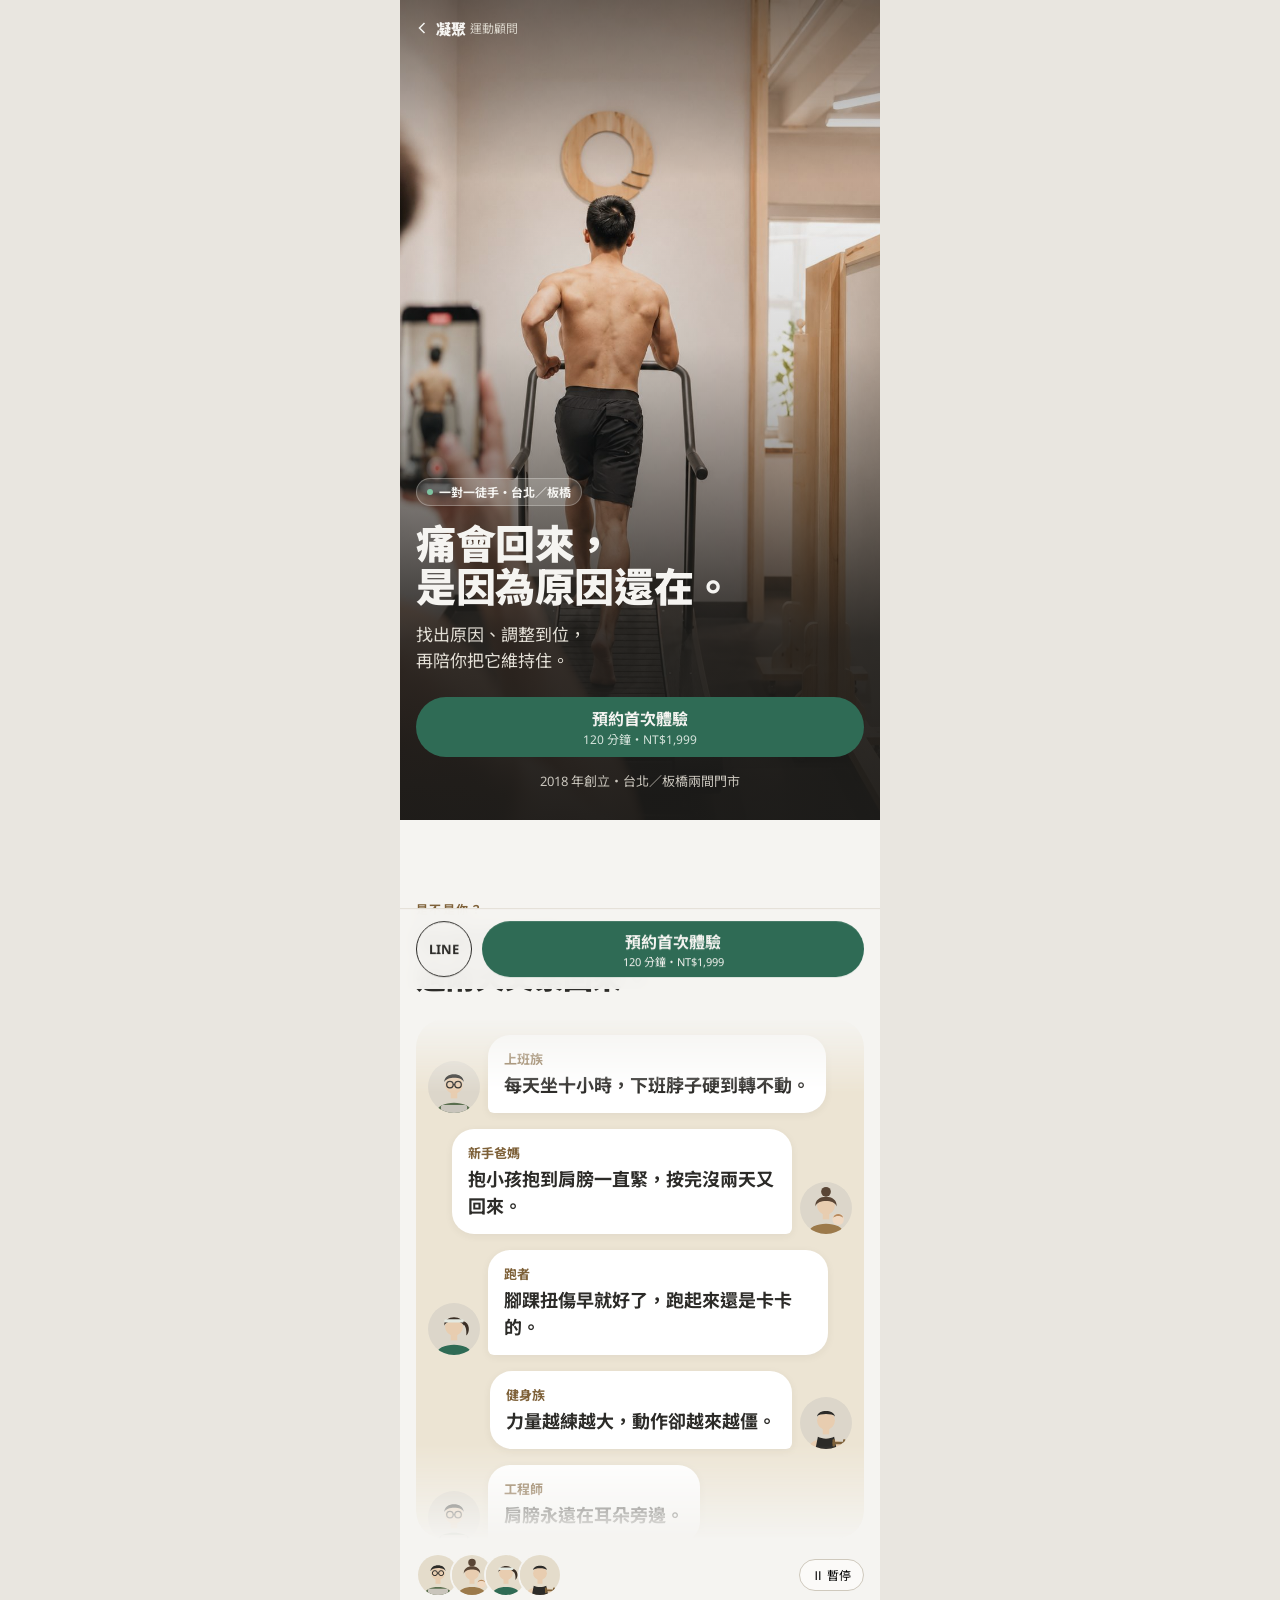
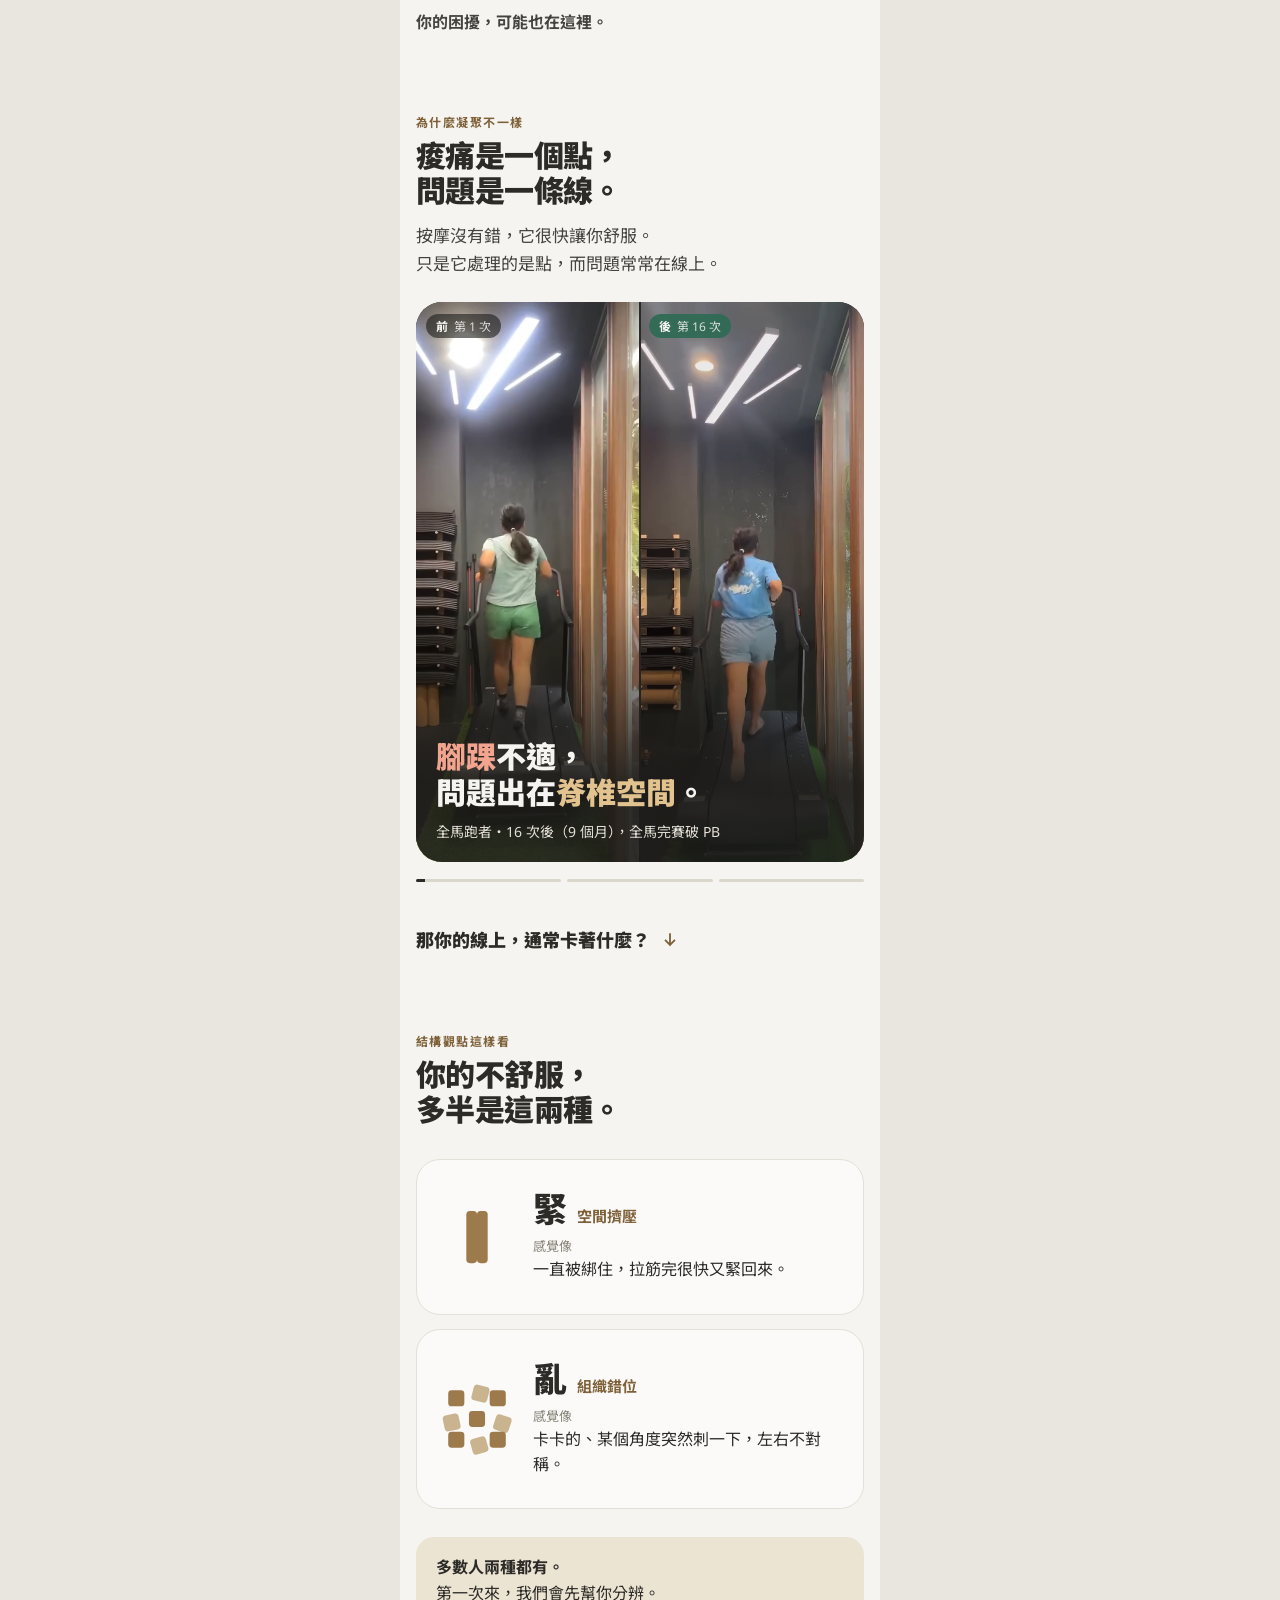
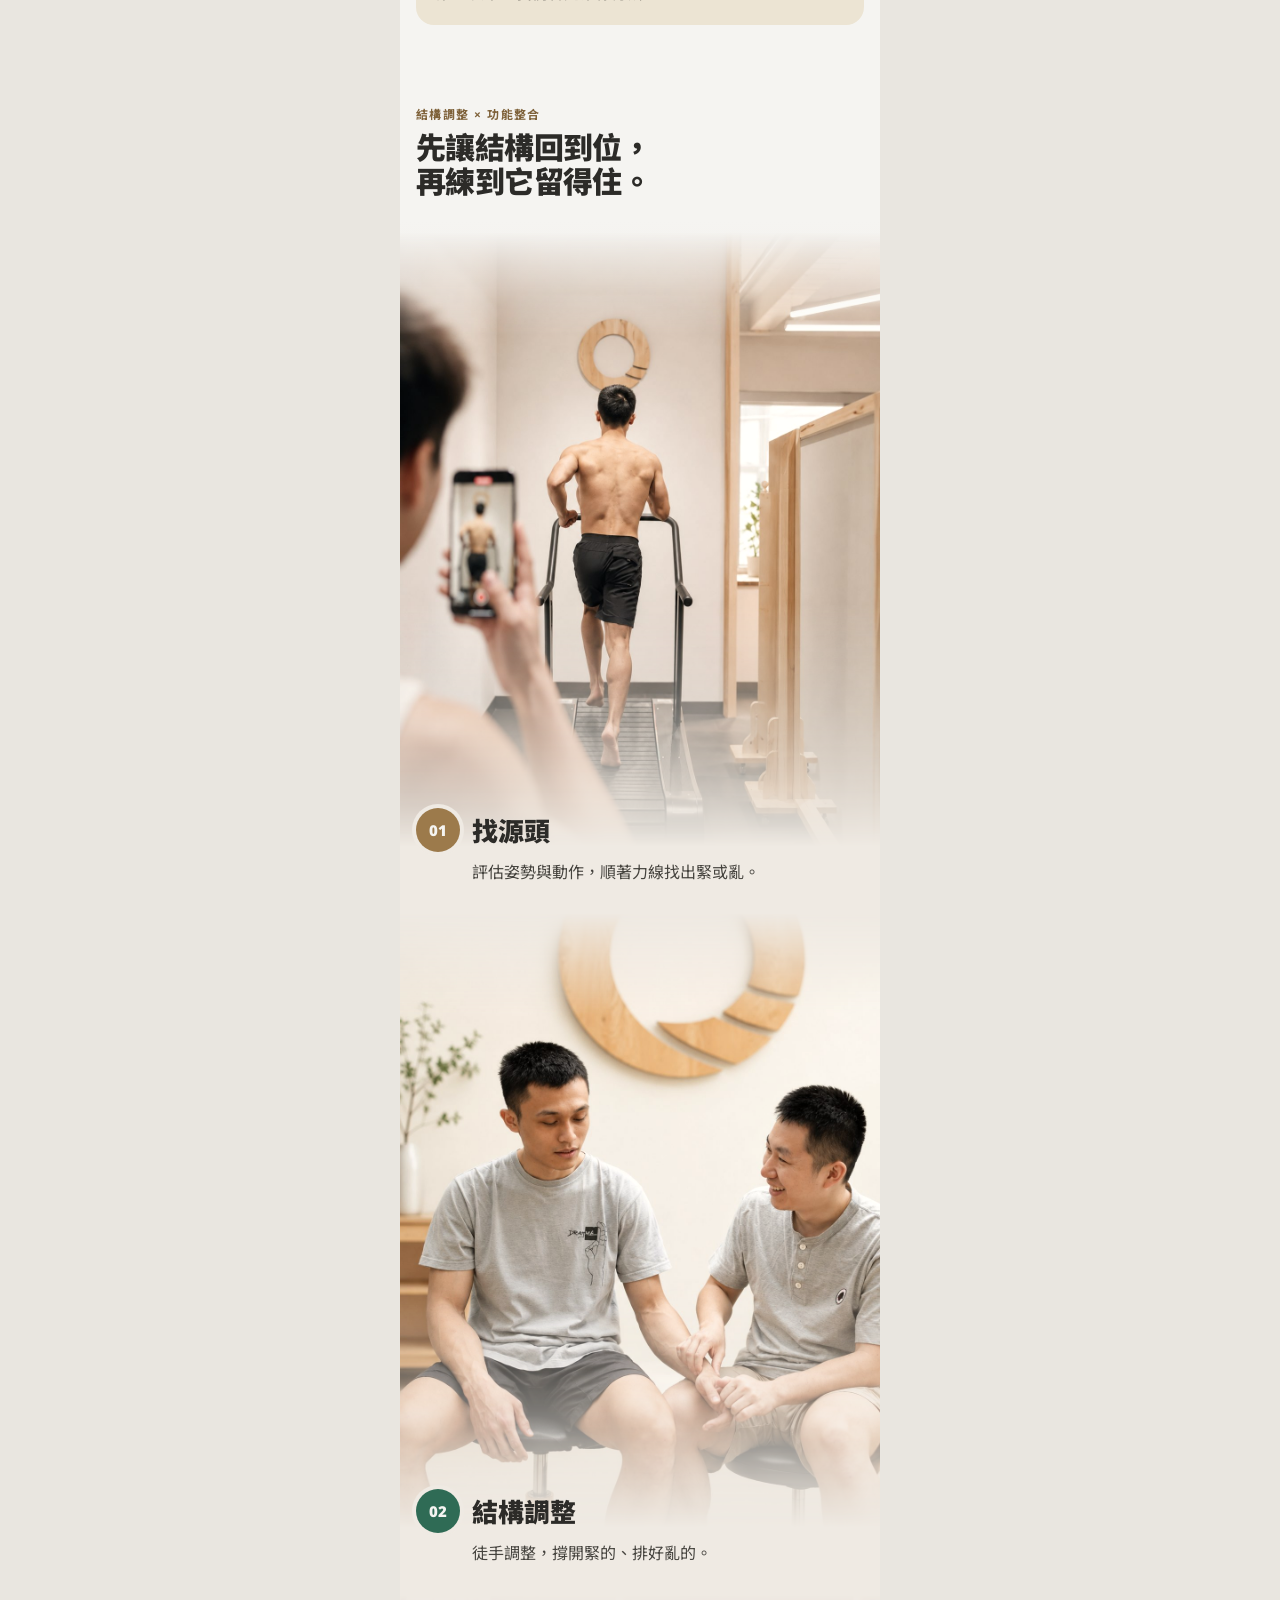
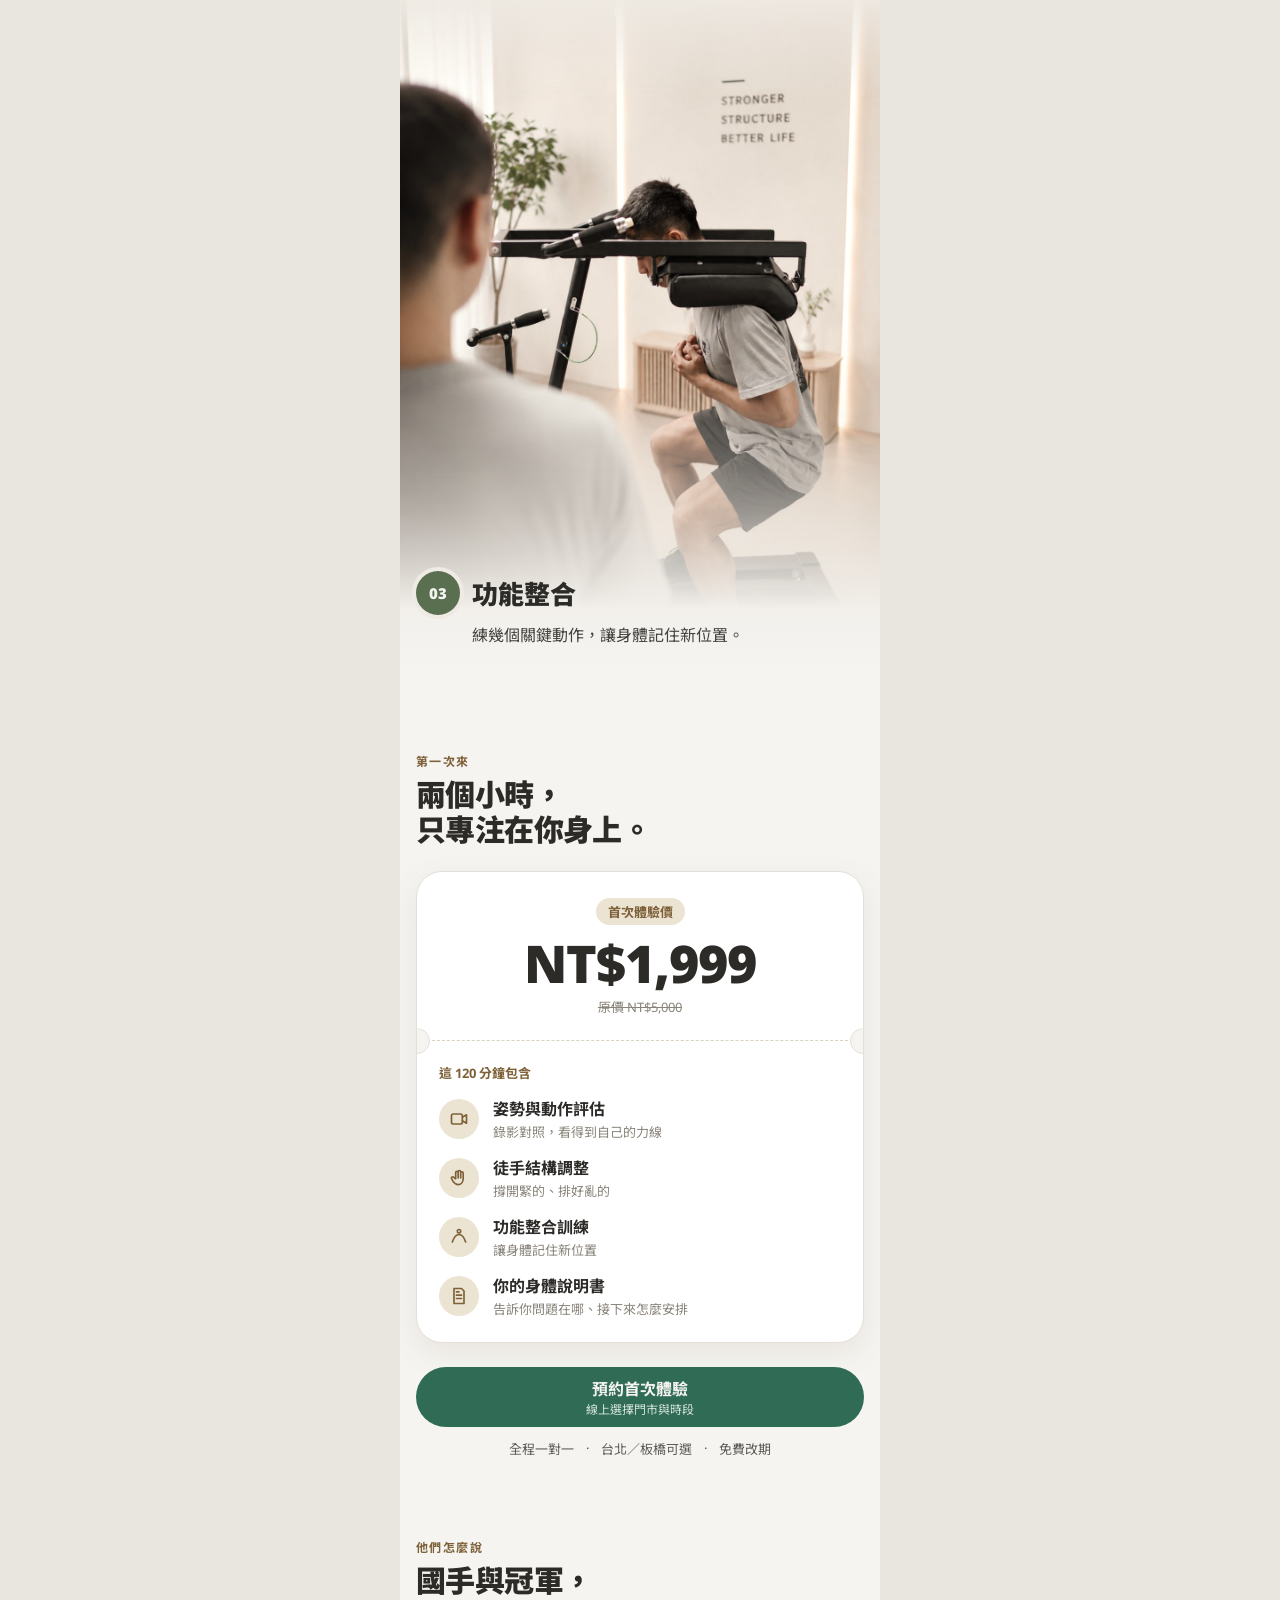
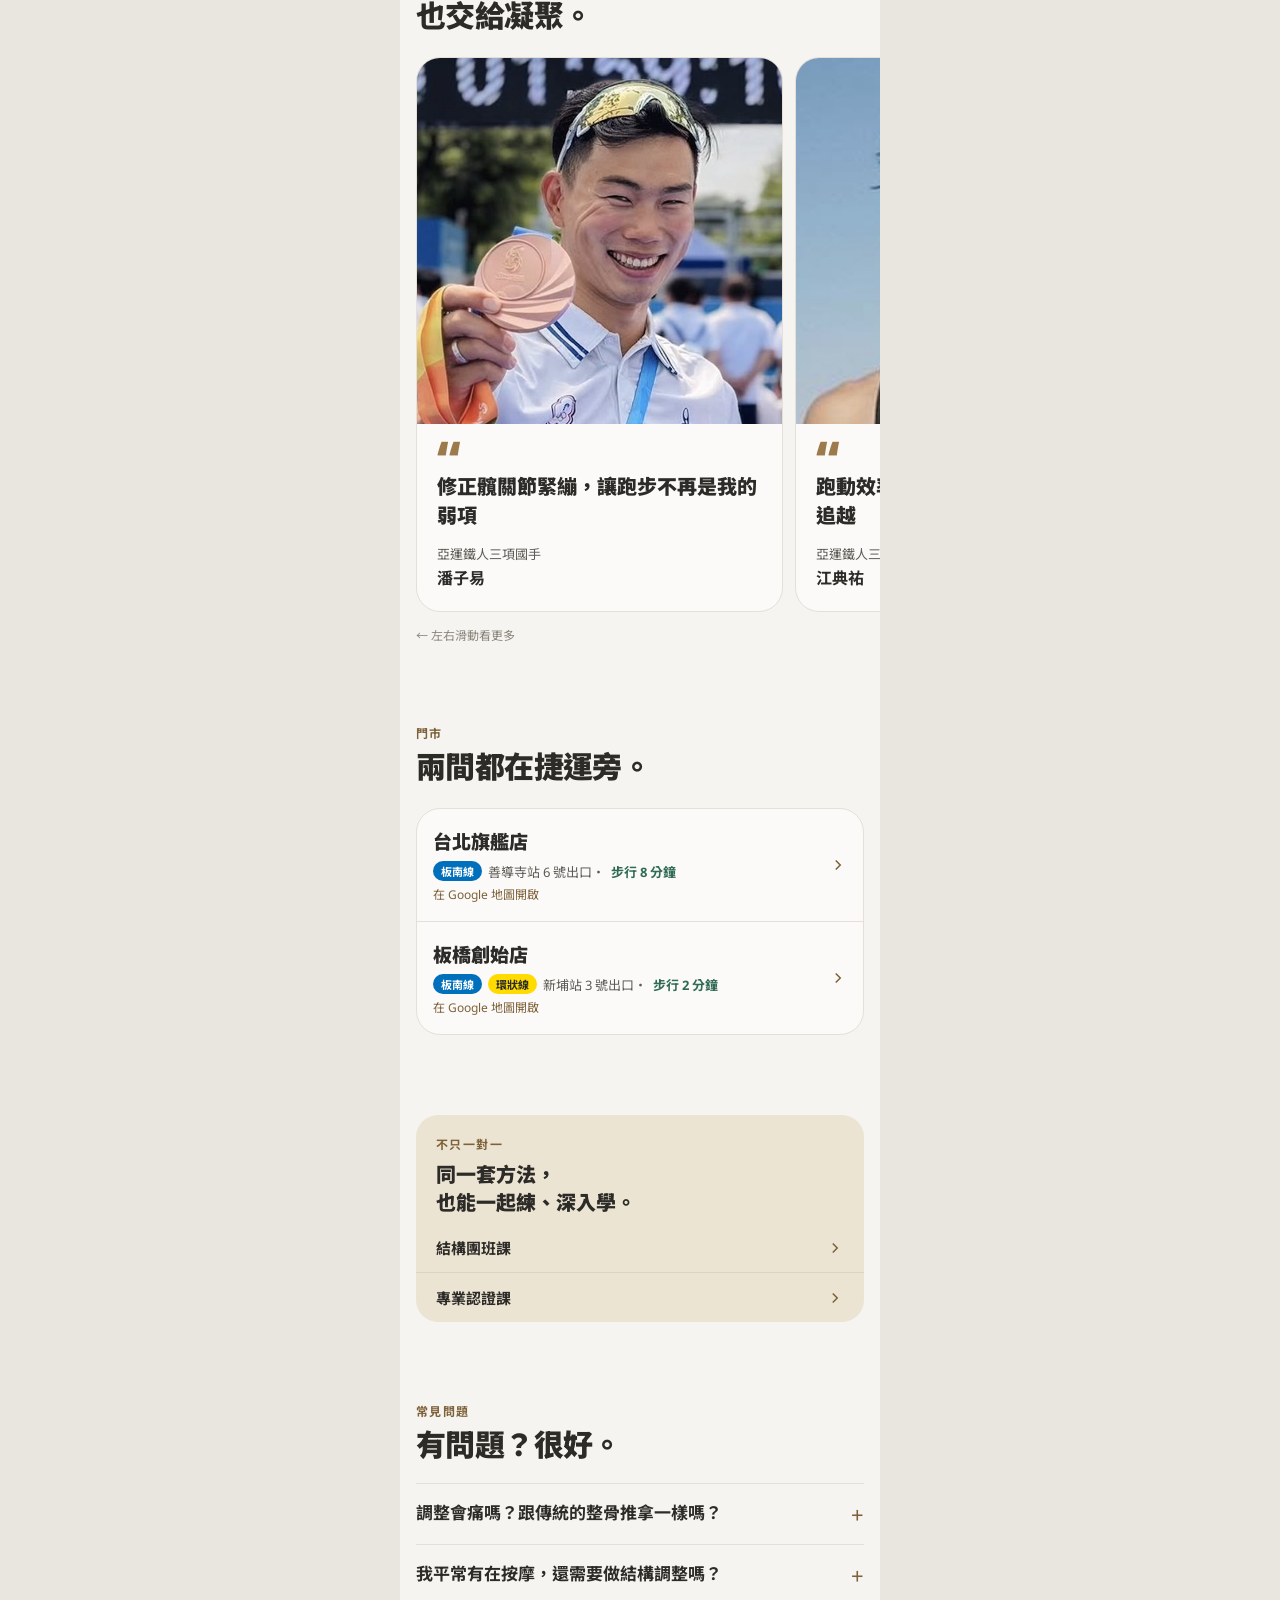
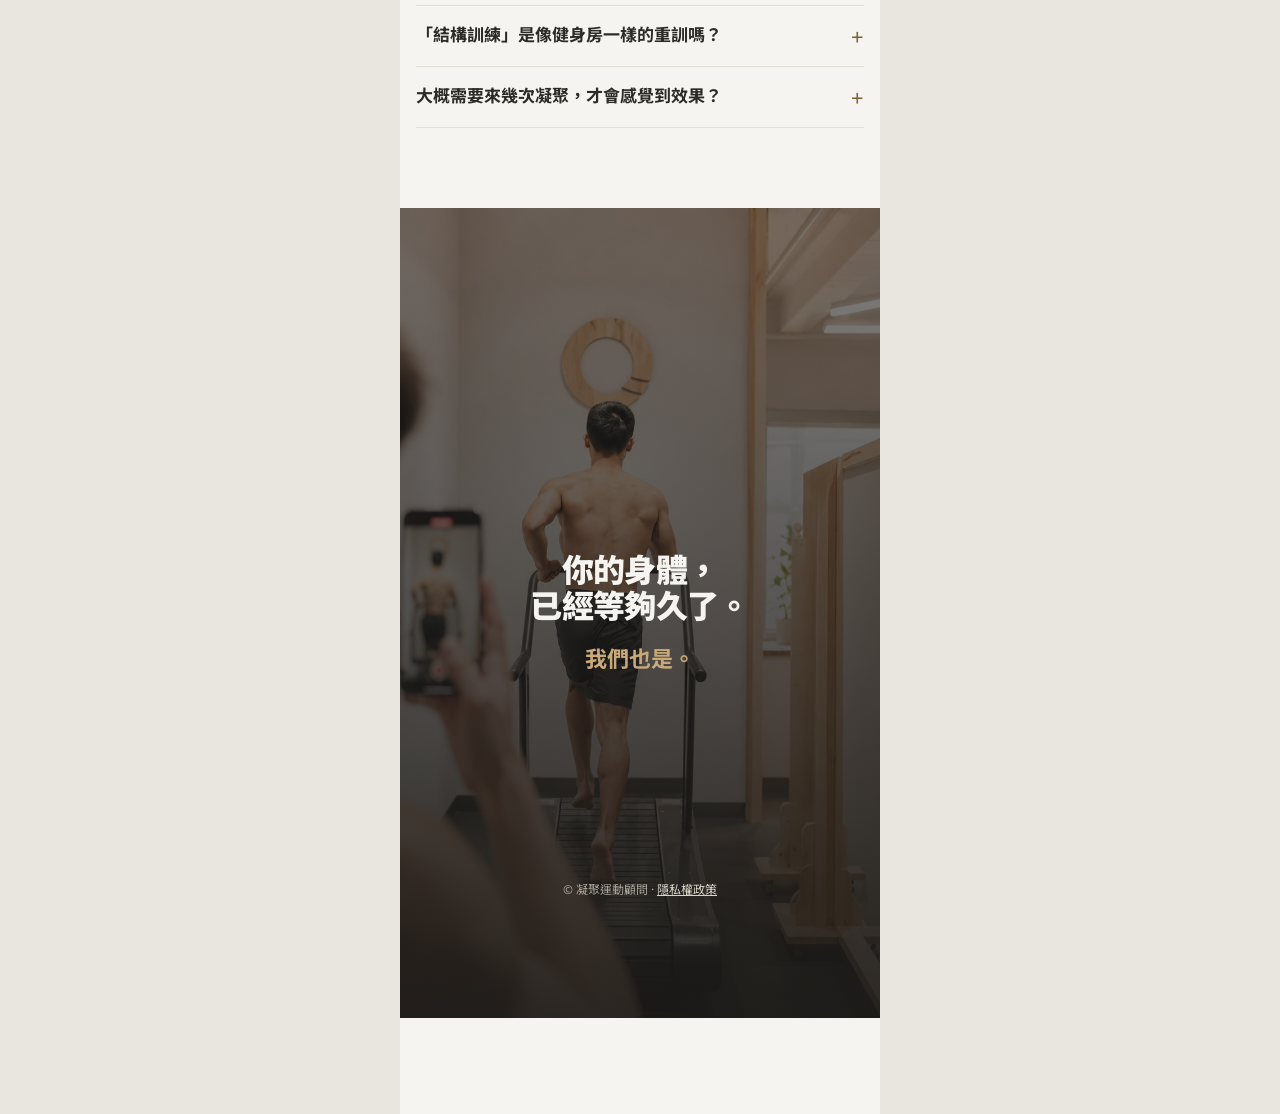
<file: site/index.html>
<!doctype html>
<html lang="zh-Hant">
<head>
<meta charset="utf-8">
<meta name="viewport" content="width=device-width, initial-scale=1, viewport-fit=cover">
<title>一對一結構調整｜凝聚運動顧問</title>
<meta name="description" content="痛會回來，是因為原因還在。凝聚的一對一結構調整 × 功能整合，先找出源頭、調整到位，再練到它留得住。台北／板橋兩間門市，首次體驗 120 分鐘 NT$1,999。">
<meta name="robots" content="noindex">
<link rel="canonical" href="https://start-landing.nameless-wood-bba1.workers.dev/">
<meta property="og:type" content="website">
<meta property="og:locale" content="zh_TW">
<meta property="og:title" content="一對一結構調整｜凝聚運動顧問">
<meta property="og:description" content="痛會回來，是因為原因還在。凝聚的一對一結構調整 × 功能整合，先找出源頭、調整到位，再練到它留得住。台北／板橋兩間門市，首次體驗 120 分鐘 NT$1,999。">
<meta property="og:url" content="https://start-landing.nameless-wood-bba1.workers.dev/">
<meta property="og:image" content="https://start-landing.nameless-wood-bba1.workers.dev/assets/img/flow-2.jpg?v=5206227f">
<meta name="twitter:card" content="summary_large_image">
<meta name="theme-color" content="#2C2B28">
<link rel="icon" href="favicon.svg" type="image/svg+xml">
<link rel="preconnect" href="https://fonts.googleapis.com">
<link rel="preconnect" href="https://fonts.gstatic.com" crossorigin>
<link href="https://fonts.googleapis.com/css2?family=Noto+Sans:wght@400;700;900&family=Noto+Sans+TC:wght@400;700;900&display=swap" rel="stylesheet">
<link rel="preload" as="image" href="assets/img/flow-2.jpg?v=5206227f" fetchpriority="high">
<link rel="stylesheet" href="assets/site.css?v=38e3f722">
<script>window.SITE={"ga4": "G-55G78H5BPG", "pixel": "800186701890749", "lineTag": "da896487-a669-425e-be02-3dc3afbd3638", "page": "one-on-one-zh", "booking": "https://liff.line.me/2001467446-KNVd49W2"};</script>
<script async src="https://www.googletagmanager.com/gtag/js?id=G-55G78H5BPG"></script>
<script src="assets/track.js?v=adee3a88"></script>
<script type="application/ld+json">{"@context": "https://schema.org", "@graph": [{"@type": "Organization", "@id": "#org", "name": "凝聚運動顧問", "alternateName": "Cohesion Sports Consulting", "foundingDate": "2018", "url": "https://start-landing.nameless-wood-bba1.workers.dev/"}, {"@type": "Service", "name": "一對一結構調整 × 功能整合", "provider": {"@id": "#org"}, "offers": {"@type": "Offer", "name": "首次體驗 120 分鐘", "price": "1999", "priceCurrency": "TWD"}}, {"@type": "SportsActivityLocation", "name": "凝聚運動顧問 台北旗艦店", "parentOrganization": {"@id": "#org"}, "hasMap": "https://maps.app.goo.gl/Krt4iJGSLNFcKaqJA", "address": {"@type": "PostalAddress", "addressLocality": "台北市", "addressCountry": "TW"}}, {"@type": "SportsActivityLocation", "name": "凝聚運動顧問 板橋創始店", "parentOrganization": {"@id": "#org"}, "hasMap": "https://maps.app.goo.gl/pUZz4HPXpt5n4fYy9", "address": {"@type": "PostalAddress", "addressLocality": "新北市板橋區", "addressCountry": "TW"}}, {"@type": "FAQPage", "mainEntity": [{"@type": "Question", "name": "調整會痛嗎？跟傳統的整骨推拿一樣嗎？", "acceptedAnswer": {"@type": "Answer", "text": "怕痛也能安心體驗！凝聚的結構調整採用柔性手法結合運動科學實證方法論，不僅安全有效，而且溫和放鬆。結構思維，是順應身體自然排列用不激起本體防衛的漸進方式為身體結構撐開空間、乖乖歸位。"}}, {"@type": "Question", "name": "我平常有在按摩，還需要做結構調整嗎？", "acceptedAnswer": {"@type": "Answer", "text": "這取決於你的需求。如果只是想「短暫放鬆」疲勞自己滾滾筒或一般按摩就足夠。但如果「同一處總是反覆痠痛」那代表骨架結構或發力已經歪了。讓凝聚從結構幫您找出根本原因打破反覆緊繃的惡性循環。"}}, {"@type": "Question", "name": "「結構訓練」是像健身房一樣的重訓嗎？", "acceptedAnswer": {"@type": "Answer", "text": "跟重訓完全不一樣！當身體結構調整歸位後如果不改變過往錯誤的動作慣性剛理順的骨架很快又會被拉歪。透過精準的「結構功能整合訓練」引導腦神經系統重新學習發力。這不是為了練壯而是為了喚醒沉睡的肌肉讓身體記住新的、正確的使用軌跡！"}}, {"@type": "Question", "name": "大概需要來幾次凝聚，才會感覺到效果？", "acceptedAnswer": {"@type": "Answer", "text": "第一次，就有感輕盈！大多數人「第一次」體驗後就能感受變輕盈、更靈活！若要改變長年問題——建議初期安排每週一次調整最快一個月就能有感好轉。體驗後，訓練師會協助評估你的身體狀況與運動目標規劃最適合的專屬週期計劃。"}}]}]}</script>
<style>
body{margin:0}

button{font:inherit;cursor:pointer}
@keyframes rise{from{transform:translateY(0)}to{transform:translateY(-50%)}}
@keyframes rise{from{transform:translateY(0)}to{transform:translateY(-50%)}}
@keyframes spreadL{0%,25%{transform:translateX(5px)}60%,100%{transform:translateX(0)}}
@keyframes spreadR{0%,25%{transform:translateX(-5px)}60%,100%{transform:translateX(0)}}
@keyframes arrows{0%,30%{opacity:0}60%,100%{opacity:1}}
@keyframes cardIn{from{opacity:0;transform:translateY(18px)}to{opacity:1;transform:none}}
@keyframes sq1{0%,25%{transform:translate(3px,-4px) rotate(14deg)}60%,100%{transform:none}}
@keyframes sq3{0%,25%{transform:translate(-4px,3px) rotate(-12deg)}60%,100%{transform:none}}
@keyframes sq5{0%,25%{transform:translate(4px,4px) rotate(18deg)}60%,100%{transform:none}}
@keyframes sq7{0%,25%{transform:translate(2px,5px) rotate(-16deg)}60%,100%{transform:none}}
@keyframes kb{from{transform:scale(1.04)}to{transform:scale(1.16)}}
@media (prefers-reduced-motion: reduce){.kb{animation:none!important}}
</style>
</head>
<body>
<div class="page" style="position: relative; box-sizing: border-box; background: #F5F4F1; color: #2C2B28; overflow: hidden">
  <div style="position: absolute; top: 0; left: 0; right: 0; z-index: 2; display: flex; align-items: center; justify-content: space-between; height: 56px; padding: 0 12px 0 4px; color: #F5F4F1">
    <a href="https://portaly.cc/cicostudio" data-track="nav_hub" aria-label="返回凝聚集合頁" style="display: flex; align-items: center; gap: 4px; height: 44px; padding: 0 8px; color: #F5F4F1"><svg width="20" height="20" viewBox="0 0 24 24" fill="none" stroke="#F5F4F1" stroke-width="1.8" aria-hidden="true"><path d="M15 6l-6 6 6 6"></path></svg><span style="font-size: 15px; font-weight: 900">凝聚</span><span style="font-size: 12px; color: #D9D4CA">運動顧問</span></a>
    
  </div>
  <section data-section="hero" aria-label="開場" style="position: relative; height: 780px; overflow: hidden; background: #2C2B28; color: #F5F4F1">
<div aria-hidden="true" style="position: absolute; inset: 0"><div id="hero-slides" class="hero-slides"><img class="hero-slide on" src="assets/img/flow-2.jpg?v=5206227f" alt="" fetchpriority="high"><img class="hero-slide" src="assets/img/flow-1.jpg?v=4ca7fa2f" alt="" loading="lazy"><img class="hero-slide" src="assets/img/flow-3.jpg?v=12012077" alt="" loading="lazy"></div></div>
    <div aria-hidden="true" style="position: absolute; inset: 0; background: linear-gradient(180deg, rgba(28,27,25,0.55) 0%, rgba(28,27,25,0.05) 22%, rgba(28,27,25,0.15) 42%, rgba(28,27,25,0.88) 78%, rgba(28,27,25,0.96) 100%)"></div>
    
    <div style="position: absolute; left: 16px; right: 16px; bottom: 28px">
      <span style="display: inline-flex; align-items: center; gap: 6px; padding: 4px 10px; border-radius: 999px; background: rgba(245,244,241,0.16); border: 1px solid rgba(245,244,241,0.28); font-size: 12px; font-weight: 700"><span aria-hidden="true" style="width: 6px; height: 6px; border-radius: 3px; background: #7FC3A1"></span>一對一徒手・台北／板橋</span>
      <h1 style="margin: 16px 0 0; font-size: 40px; font-weight: 900; line-height: 1.08; letter-spacing: -0.01em">痛會回來，<br>是因為原因還在。</h1>
      <p style="margin: 14px 0 0; font-size: 17px; line-height: 1.5; color: #E4E0D7">找出原因、調整到位，<br>再陪你把它維持住。</p>
      <a href="https://liff.line.me/2001467446-KNVd49W2" data-cta="hero" style="display: flex; flex-direction: column; align-items: center; justify-content: center; height: 60px; margin-top: 24px; border-radius: 30px; background: #2F6B55; color: #F5F4F1"><span style="font-size: 16px; font-weight: 700">預約首次體驗</span><span style="font-size: 12px; color: #D6E4DC">120 分鐘・NT$1,999</span></a>
      <div style="margin-top: 14px; font-size: 13px; line-height: 1.6; color: #C9C5BC; text-align: center">2018 年創立・台北／板橋兩間門市</div>
    </div>
  </section>
  <section data-section="pain_wall" style="padding: 80px 16px 0">
    <div style="font-size: 12px; font-weight: 700; letter-spacing: 0.12em; text-transform: uppercase; color: #7E6139">是不是你？</div>
    <h2 style="margin: 8px 0 0; font-size: 30px; font-weight: 900; line-height: 1.15; letter-spacing: -0.02em">按摩完舒服一天，<br>過兩天又緊回來。</h2>
    <div style="position: relative; height: 520px; margin-top: 24px; border-radius: 28px; background: #ECE4D3; overflow: hidden; -webkit-mask-image: linear-gradient(180deg, transparent 0%, #000 14%, #000 82%, transparent 100%); mask-image: linear-gradient(180deg, transparent 0%, #000 14%, #000 82%, transparent 100%)">
      <div class="anim" style="display: flex; flex-direction: column; animation: rise 40s linear infinite; animation-play-state: running" id="wall">
        <div style="display: flex; flex-direction: column; gap: 16px; padding: 16px 12px"><div style="display: flex; gap: 8px; align-items: flex-end; margin-right: 24px"><svg width="52" height="52" viewBox="0 0 64 64" aria-hidden="true" style="display: block; flex: 0 0 auto"><circle cx="32" cy="32" r="32" fill="#DCD6CA"></circle><clipPath id="cdesk52"><circle cx="32" cy="32" r="32"></circle></clipPath><g clip-path="url(#cdesk52)"><path d="M10 64 C10 47, 54 47, 54 64 Z" fill="#5A6F4F"></path><rect x="28" y="38" width="8" height="8" fill="#E8CDB0"></rect><circle cx="32" cy="29" r="11" fill="#E8CDB0"></circle><path d="M20 26 C20 13, 44 13, 44 26 C42 19, 23 19, 20 26 Z" fill="#2C2B28"></path><circle cx="27" cy="29" r="4" fill="none" stroke="#2C2B28" stroke-width="1.6"></circle><circle cx="37" cy="29" r="4" fill="none" stroke="#2C2B28" stroke-width="1.6"></circle><path d="M31 29 H33" stroke="#2C2B28" stroke-width="1.6"></path><rect x="16" y="54" width="32" height="10" rx="2" fill="#C9C5BC"></rect></g></svg><div style="padding: 14px 16px; border-radius: 22px 22px 22px 6px; background: #FFFFFF; box-shadow: 0 2px 8px rgba(44,43,40,0.06)"><div style="font-size: 13px; color: #7E6139; font-weight: 700">上班族</div><div style="font-size: 18px; font-weight: 700; line-height: 1.5; margin-top: 4px">每天坐十小時，下班脖子硬到轉不動。</div></div></div><div style="display: flex; flex-direction: row-reverse; gap: 8px; align-items: flex-end; margin-left: 24px"><svg width="52" height="52" viewBox="0 0 64 64" aria-hidden="true" style="display: block; flex: 0 0 auto"><circle cx="32" cy="32" r="32" fill="#DCD6CA"></circle><clipPath id="cparent52"><circle cx="32" cy="32" r="32"></circle></clipPath><g clip-path="url(#cparent52)"><path d="M10 64 C10 47, 54 47, 54 64 Z" fill="#9C7A4B"></path><rect x="28" y="38" width="8" height="8" fill="#E8CDB0"></rect><circle cx="32" cy="29" r="11" fill="#E8CDB0"></circle><path d="M19 30 C17 14, 47 14, 45 30 C43 21, 21 21, 19 30 Z" fill="#5A4636"></path><circle cx="32" cy="12" r="6" fill="#5A4636"></circle><circle cx="47" cy="46" r="7" fill="#F0D9C2"></circle><path d="M41 44 C42 38, 52 38, 53 44 C50 41, 44 41, 41 44 Z" fill="#B88A5E"></path></g></svg><div style="padding: 14px 16px; border-radius: 22px 22px 6px 22px; background: #FFFFFF; box-shadow: 0 2px 8px rgba(44,43,40,0.06)"><div style="font-size: 13px; color: #7E6139; font-weight: 700">新手爸媽</div><div style="font-size: 18px; font-weight: 700; line-height: 1.5; margin-top: 4px">抱小孩抱到肩膀一直緊，按完沒兩天又回來。</div></div></div><div style="display: flex; gap: 8px; align-items: flex-end; margin-right: 24px"><svg width="52" height="52" viewBox="0 0 64 64" aria-hidden="true" style="display: block; flex: 0 0 auto"><circle cx="32" cy="32" r="32" fill="#DCD6CA"></circle><clipPath id="crunner52"><circle cx="32" cy="32" r="32"></circle></clipPath><g clip-path="url(#crunner52)"><path d="M10 64 C10 47, 54 47, 54 64 Z" fill="#2F6B55"></path><rect x="28" y="38" width="8" height="8" fill="#E8CDB0"></rect><circle cx="32" cy="29" r="11" fill="#E8CDB0"></circle><path d="M20 28 C19 14, 45 14, 44 28 C42 20, 22 20, 20 28 Z" fill="#3A2E25"></path><path d="M43 22 C52 24, 52 36, 47 40 C48 33, 46 27, 43 26 Z" fill="#3A2E25"></path><rect x="20" y="20" width="24" height="4" rx="2" fill="#E4E9E1"></rect></g></svg><div style="padding: 14px 16px; border-radius: 22px 22px 22px 6px; background: #FFFFFF; box-shadow: 0 2px 8px rgba(44,43,40,0.06)"><div style="font-size: 13px; color: #7E6139; font-weight: 700">跑者</div><div style="font-size: 18px; font-weight: 700; line-height: 1.5; margin-top: 4px">腳踝扭傷早就好了，跑起來還是卡卡的。</div></div></div><div style="display: flex; flex-direction: row-reverse; gap: 8px; align-items: flex-end; margin-left: 24px"><svg width="52" height="52" viewBox="0 0 64 64" aria-hidden="true" style="display: block; flex: 0 0 auto"><circle cx="32" cy="32" r="32" fill="#DCD6CA"></circle><clipPath id="cgym52"><circle cx="32" cy="32" r="32"></circle></clipPath><g clip-path="url(#cgym52)"><path d="M10 64 C10 47, 54 47, 54 64 Z" fill="#E8CDB0"></path><path d="M19 64 L22 49 C27 52, 37 52, 42 49 L45 64 Z" fill="#2C2B28"></path><rect x="28" y="38" width="8" height="8" fill="#E8CDB0"></rect><circle cx="32" cy="29" r="11" fill="#E8CDB0"></circle><path d="M21 24 C22 15, 42 15, 43 24 C40 20, 24 20, 21 24 Z" fill="#2C2B28"></path><rect x="40" y="55" width="16" height="3" rx="1.5" fill="#7E6139"></rect><rect x="40" y="52" width="3" height="9" rx="1" fill="#7E6139"></rect><rect x="53" y="52" width="3" height="9" rx="1" fill="#7E6139"></rect></g></svg><div style="padding: 14px 16px; border-radius: 22px 22px 6px 22px; background: #FFFFFF; box-shadow: 0 2px 8px rgba(44,43,40,0.06)"><div style="font-size: 13px; color: #7E6139; font-weight: 700">健身族</div><div style="font-size: 18px; font-weight: 700; line-height: 1.5; margin-top: 4px">力量越練越大，動作卻越來越僵。</div></div></div><div style="display: flex; gap: 8px; align-items: flex-end; margin-right: 24px"><svg width="52" height="52" viewBox="0 0 64 64" aria-hidden="true" style="display: block; flex: 0 0 auto"><circle cx="32" cy="32" r="32" fill="#DCD6CA"></circle><clipPath id="cdesk52"><circle cx="32" cy="32" r="32"></circle></clipPath><g clip-path="url(#cdesk52)"><path d="M10 64 C10 47, 54 47, 54 64 Z" fill="#5A6F4F"></path><rect x="28" y="38" width="8" height="8" fill="#E8CDB0"></rect><circle cx="32" cy="29" r="11" fill="#E8CDB0"></circle><path d="M20 26 C20 13, 44 13, 44 26 C42 19, 23 19, 20 26 Z" fill="#2C2B28"></path><circle cx="27" cy="29" r="4" fill="none" stroke="#2C2B28" stroke-width="1.6"></circle><circle cx="37" cy="29" r="4" fill="none" stroke="#2C2B28" stroke-width="1.6"></circle><path d="M31 29 H33" stroke="#2C2B28" stroke-width="1.6"></path><rect x="16" y="54" width="32" height="10" rx="2" fill="#C9C5BC"></rect></g></svg><div style="padding: 14px 16px; border-radius: 22px 22px 22px 6px; background: #FFFFFF; box-shadow: 0 2px 8px rgba(44,43,40,0.06)"><div style="font-size: 13px; color: #7E6139; font-weight: 700">工程師</div><div style="font-size: 18px; font-weight: 700; line-height: 1.5; margin-top: 4px">肩膀永遠在耳朵旁邊。</div></div></div><div style="display: flex; flex-direction: row-reverse; gap: 8px; align-items: flex-end; margin-left: 24px"><svg width="52" height="52" viewBox="0 0 64 64" aria-hidden="true" style="display: block; flex: 0 0 auto"><circle cx="32" cy="32" r="32" fill="#DCD6CA"></circle><clipPath id="cparent52"><circle cx="32" cy="32" r="32"></circle></clipPath><g clip-path="url(#cparent52)"><path d="M10 64 C10 47, 54 47, 54 64 Z" fill="#9C7A4B"></path><rect x="28" y="38" width="8" height="8" fill="#E8CDB0"></rect><circle cx="32" cy="29" r="11" fill="#E8CDB0"></circle><path d="M19 30 C17 14, 47 14, 45 30 C43 21, 21 21, 19 30 Z" fill="#5A4636"></path><circle cx="32" cy="12" r="6" fill="#5A4636"></circle><circle cx="47" cy="46" r="7" fill="#F0D9C2"></circle><path d="M41 44 C42 38, 52 38, 53 44 C50 41, 44 41, 41 44 Z" fill="#B88A5E"></path></g></svg><div style="padding: 14px 16px; border-radius: 22px 22px 6px 22px; background: #FFFFFF; box-shadow: 0 2px 8px rgba(44,43,40,0.06)"><div style="font-size: 13px; color: #7E6139; font-weight: 700">新手爸媽</div><div style="font-size: 18px; font-weight: 700; line-height: 1.5; margin-top: 4px">手腕痛到不敢抱太久。</div></div></div><div style="display: flex; gap: 8px; align-items: flex-end; margin-right: 24px"><svg width="52" height="52" viewBox="0 0 64 64" aria-hidden="true" style="display: block; flex: 0 0 auto"><circle cx="32" cy="32" r="32" fill="#DCD6CA"></circle><clipPath id="crunner52"><circle cx="32" cy="32" r="32"></circle></clipPath><g clip-path="url(#crunner52)"><path d="M10 64 C10 47, 54 47, 54 64 Z" fill="#2F6B55"></path><rect x="28" y="38" width="8" height="8" fill="#E8CDB0"></rect><circle cx="32" cy="29" r="11" fill="#E8CDB0"></circle><path d="M20 28 C19 14, 45 14, 44 28 C42 20, 22 20, 20 28 Z" fill="#3A2E25"></path><path d="M43 22 C52 24, 52 36, 47 40 C48 33, 46 27, 43 26 Z" fill="#3A2E25"></path><rect x="20" y="20" width="24" height="4" rx="2" fill="#E4E9E1"></rect></g></svg><div style="padding: 14px 16px; border-radius: 22px 22px 22px 6px; background: #FFFFFF; box-shadow: 0 2px 8px rgba(44,43,40,0.06)"><div style="font-size: 13px; color: #7E6139; font-weight: 700">馬拉松跑者</div><div style="font-size: 18px; font-weight: 700; line-height: 1.5; margin-top: 4px">跑到 20K，膝蓋外側就開始刺痛。</div></div></div><div style="display: flex; flex-direction: row-reverse; gap: 8px; align-items: flex-end; margin-left: 24px"><svg width="52" height="52" viewBox="0 0 64 64" aria-hidden="true" style="display: block; flex: 0 0 auto"><circle cx="32" cy="32" r="32" fill="#DCD6CA"></circle><clipPath id="cgym52"><circle cx="32" cy="32" r="32"></circle></clipPath><g clip-path="url(#cgym52)"><path d="M10 64 C10 47, 54 47, 54 64 Z" fill="#E8CDB0"></path><path d="M19 64 L22 49 C27 52, 37 52, 42 49 L45 64 Z" fill="#2C2B28"></path><rect x="28" y="38" width="8" height="8" fill="#E8CDB0"></rect><circle cx="32" cy="29" r="11" fill="#E8CDB0"></circle><path d="M21 24 C22 15, 42 15, 43 24 C40 20, 24 20, 21 24 Z" fill="#2C2B28"></path><rect x="40" y="55" width="16" height="3" rx="1.5" fill="#7E6139"></rect><rect x="40" y="52" width="3" height="9" rx="1" fill="#7E6139"></rect><rect x="53" y="52" width="3" height="9" rx="1" fill="#7E6139"></rect></g></svg><div style="padding: 14px 16px; border-radius: 22px 22px 6px 22px; background: #FFFFFF; box-shadow: 0 2px 8px rgba(44,43,40,0.06)"><div style="font-size: 13px; color: #7E6139; font-weight: 700">健身族</div><div style="font-size: 18px; font-weight: 700; line-height: 1.5; margin-top: 4px">深蹲蹲不下去，教練說我髖很緊。</div></div></div></div>
        <div aria-hidden="true" style="display: flex; flex-direction: column; gap: 16px; padding: 16px 12px"><div style="display: flex; gap: 8px; align-items: flex-end; margin-right: 24px"><svg width="52" height="52" viewBox="0 0 64 64" aria-hidden="true" style="display: block; flex: 0 0 auto"><circle cx="32" cy="32" r="32" fill="#DCD6CA"></circle><clipPath id="cdesk52"><circle cx="32" cy="32" r="32"></circle></clipPath><g clip-path="url(#cdesk52)"><path d="M10 64 C10 47, 54 47, 54 64 Z" fill="#5A6F4F"></path><rect x="28" y="38" width="8" height="8" fill="#E8CDB0"></rect><circle cx="32" cy="29" r="11" fill="#E8CDB0"></circle><path d="M20 26 C20 13, 44 13, 44 26 C42 19, 23 19, 20 26 Z" fill="#2C2B28"></path><circle cx="27" cy="29" r="4" fill="none" stroke="#2C2B28" stroke-width="1.6"></circle><circle cx="37" cy="29" r="4" fill="none" stroke="#2C2B28" stroke-width="1.6"></circle><path d="M31 29 H33" stroke="#2C2B28" stroke-width="1.6"></path><rect x="16" y="54" width="32" height="10" rx="2" fill="#C9C5BC"></rect></g></svg><div style="padding: 14px 16px; border-radius: 22px 22px 22px 6px; background: #FFFFFF; box-shadow: 0 2px 8px rgba(44,43,40,0.06)"><div style="font-size: 13px; color: #7E6139; font-weight: 700">上班族</div><div style="font-size: 18px; font-weight: 700; line-height: 1.5; margin-top: 4px">每天坐十小時，下班脖子硬到轉不動。</div></div></div><div style="display: flex; flex-direction: row-reverse; gap: 8px; align-items: flex-end; margin-left: 24px"><svg width="52" height="52" viewBox="0 0 64 64" aria-hidden="true" style="display: block; flex: 0 0 auto"><circle cx="32" cy="32" r="32" fill="#DCD6CA"></circle><clipPath id="cparent52"><circle cx="32" cy="32" r="32"></circle></clipPath><g clip-path="url(#cparent52)"><path d="M10 64 C10 47, 54 47, 54 64 Z" fill="#9C7A4B"></path><rect x="28" y="38" width="8" height="8" fill="#E8CDB0"></rect><circle cx="32" cy="29" r="11" fill="#E8CDB0"></circle><path d="M19 30 C17 14, 47 14, 45 30 C43 21, 21 21, 19 30 Z" fill="#5A4636"></path><circle cx="32" cy="12" r="6" fill="#5A4636"></circle><circle cx="47" cy="46" r="7" fill="#F0D9C2"></circle><path d="M41 44 C42 38, 52 38, 53 44 C50 41, 44 41, 41 44 Z" fill="#B88A5E"></path></g></svg><div style="padding: 14px 16px; border-radius: 22px 22px 6px 22px; background: #FFFFFF; box-shadow: 0 2px 8px rgba(44,43,40,0.06)"><div style="font-size: 13px; color: #7E6139; font-weight: 700">新手爸媽</div><div style="font-size: 18px; font-weight: 700; line-height: 1.5; margin-top: 4px">抱小孩抱到肩膀一直緊，按完沒兩天又回來。</div></div></div><div style="display: flex; gap: 8px; align-items: flex-end; margin-right: 24px"><svg width="52" height="52" viewBox="0 0 64 64" aria-hidden="true" style="display: block; flex: 0 0 auto"><circle cx="32" cy="32" r="32" fill="#DCD6CA"></circle><clipPath id="crunner52"><circle cx="32" cy="32" r="32"></circle></clipPath><g clip-path="url(#crunner52)"><path d="M10 64 C10 47, 54 47, 54 64 Z" fill="#2F6B55"></path><rect x="28" y="38" width="8" height="8" fill="#E8CDB0"></rect><circle cx="32" cy="29" r="11" fill="#E8CDB0"></circle><path d="M20 28 C19 14, 45 14, 44 28 C42 20, 22 20, 20 28 Z" fill="#3A2E25"></path><path d="M43 22 C52 24, 52 36, 47 40 C48 33, 46 27, 43 26 Z" fill="#3A2E25"></path><rect x="20" y="20" width="24" height="4" rx="2" fill="#E4E9E1"></rect></g></svg><div style="padding: 14px 16px; border-radius: 22px 22px 22px 6px; background: #FFFFFF; box-shadow: 0 2px 8px rgba(44,43,40,0.06)"><div style="font-size: 13px; color: #7E6139; font-weight: 700">跑者</div><div style="font-size: 18px; font-weight: 700; line-height: 1.5; margin-top: 4px">腳踝扭傷早就好了，跑起來還是卡卡的。</div></div></div><div style="display: flex; flex-direction: row-reverse; gap: 8px; align-items: flex-end; margin-left: 24px"><svg width="52" height="52" viewBox="0 0 64 64" aria-hidden="true" style="display: block; flex: 0 0 auto"><circle cx="32" cy="32" r="32" fill="#DCD6CA"></circle><clipPath id="cgym52"><circle cx="32" cy="32" r="32"></circle></clipPath><g clip-path="url(#cgym52)"><path d="M10 64 C10 47, 54 47, 54 64 Z" fill="#E8CDB0"></path><path d="M19 64 L22 49 C27 52, 37 52, 42 49 L45 64 Z" fill="#2C2B28"></path><rect x="28" y="38" width="8" height="8" fill="#E8CDB0"></rect><circle cx="32" cy="29" r="11" fill="#E8CDB0"></circle><path d="M21 24 C22 15, 42 15, 43 24 C40 20, 24 20, 21 24 Z" fill="#2C2B28"></path><rect x="40" y="55" width="16" height="3" rx="1.5" fill="#7E6139"></rect><rect x="40" y="52" width="3" height="9" rx="1" fill="#7E6139"></rect><rect x="53" y="52" width="3" height="9" rx="1" fill="#7E6139"></rect></g></svg><div style="padding: 14px 16px; border-radius: 22px 22px 6px 22px; background: #FFFFFF; box-shadow: 0 2px 8px rgba(44,43,40,0.06)"><div style="font-size: 13px; color: #7E6139; font-weight: 700">健身族</div><div style="font-size: 18px; font-weight: 700; line-height: 1.5; margin-top: 4px">力量越練越大，動作卻越來越僵。</div></div></div><div style="display: flex; gap: 8px; align-items: flex-end; margin-right: 24px"><svg width="52" height="52" viewBox="0 0 64 64" aria-hidden="true" style="display: block; flex: 0 0 auto"><circle cx="32" cy="32" r="32" fill="#DCD6CA"></circle><clipPath id="cdesk52"><circle cx="32" cy="32" r="32"></circle></clipPath><g clip-path="url(#cdesk52)"><path d="M10 64 C10 47, 54 47, 54 64 Z" fill="#5A6F4F"></path><rect x="28" y="38" width="8" height="8" fill="#E8CDB0"></rect><circle cx="32" cy="29" r="11" fill="#E8CDB0"></circle><path d="M20 26 C20 13, 44 13, 44 26 C42 19, 23 19, 20 26 Z" fill="#2C2B28"></path><circle cx="27" cy="29" r="4" fill="none" stroke="#2C2B28" stroke-width="1.6"></circle><circle cx="37" cy="29" r="4" fill="none" stroke="#2C2B28" stroke-width="1.6"></circle><path d="M31 29 H33" stroke="#2C2B28" stroke-width="1.6"></path><rect x="16" y="54" width="32" height="10" rx="2" fill="#C9C5BC"></rect></g></svg><div style="padding: 14px 16px; border-radius: 22px 22px 22px 6px; background: #FFFFFF; box-shadow: 0 2px 8px rgba(44,43,40,0.06)"><div style="font-size: 13px; color: #7E6139; font-weight: 700">工程師</div><div style="font-size: 18px; font-weight: 700; line-height: 1.5; margin-top: 4px">肩膀永遠在耳朵旁邊。</div></div></div><div style="display: flex; flex-direction: row-reverse; gap: 8px; align-items: flex-end; margin-left: 24px"><svg width="52" height="52" viewBox="0 0 64 64" aria-hidden="true" style="display: block; flex: 0 0 auto"><circle cx="32" cy="32" r="32" fill="#DCD6CA"></circle><clipPath id="cparent52"><circle cx="32" cy="32" r="32"></circle></clipPath><g clip-path="url(#cparent52)"><path d="M10 64 C10 47, 54 47, 54 64 Z" fill="#9C7A4B"></path><rect x="28" y="38" width="8" height="8" fill="#E8CDB0"></rect><circle cx="32" cy="29" r="11" fill="#E8CDB0"></circle><path d="M19 30 C17 14, 47 14, 45 30 C43 21, 21 21, 19 30 Z" fill="#5A4636"></path><circle cx="32" cy="12" r="6" fill="#5A4636"></circle><circle cx="47" cy="46" r="7" fill="#F0D9C2"></circle><path d="M41 44 C42 38, 52 38, 53 44 C50 41, 44 41, 41 44 Z" fill="#B88A5E"></path></g></svg><div style="padding: 14px 16px; border-radius: 22px 22px 6px 22px; background: #FFFFFF; box-shadow: 0 2px 8px rgba(44,43,40,0.06)"><div style="font-size: 13px; color: #7E6139; font-weight: 700">新手爸媽</div><div style="font-size: 18px; font-weight: 700; line-height: 1.5; margin-top: 4px">手腕痛到不敢抱太久。</div></div></div><div style="display: flex; gap: 8px; align-items: flex-end; margin-right: 24px"><svg width="52" height="52" viewBox="0 0 64 64" aria-hidden="true" style="display: block; flex: 0 0 auto"><circle cx="32" cy="32" r="32" fill="#DCD6CA"></circle><clipPath id="crunner52"><circle cx="32" cy="32" r="32"></circle></clipPath><g clip-path="url(#crunner52)"><path d="M10 64 C10 47, 54 47, 54 64 Z" fill="#2F6B55"></path><rect x="28" y="38" width="8" height="8" fill="#E8CDB0"></rect><circle cx="32" cy="29" r="11" fill="#E8CDB0"></circle><path d="M20 28 C19 14, 45 14, 44 28 C42 20, 22 20, 20 28 Z" fill="#3A2E25"></path><path d="M43 22 C52 24, 52 36, 47 40 C48 33, 46 27, 43 26 Z" fill="#3A2E25"></path><rect x="20" y="20" width="24" height="4" rx="2" fill="#E4E9E1"></rect></g></svg><div style="padding: 14px 16px; border-radius: 22px 22px 22px 6px; background: #FFFFFF; box-shadow: 0 2px 8px rgba(44,43,40,0.06)"><div style="font-size: 13px; color: #7E6139; font-weight: 700">馬拉松跑者</div><div style="font-size: 18px; font-weight: 700; line-height: 1.5; margin-top: 4px">跑到 20K，膝蓋外側就開始刺痛。</div></div></div><div style="display: flex; flex-direction: row-reverse; gap: 8px; align-items: flex-end; margin-left: 24px"><svg width="52" height="52" viewBox="0 0 64 64" aria-hidden="true" style="display: block; flex: 0 0 auto"><circle cx="32" cy="32" r="32" fill="#DCD6CA"></circle><clipPath id="cgym52"><circle cx="32" cy="32" r="32"></circle></clipPath><g clip-path="url(#cgym52)"><path d="M10 64 C10 47, 54 47, 54 64 Z" fill="#E8CDB0"></path><path d="M19 64 L22 49 C27 52, 37 52, 42 49 L45 64 Z" fill="#2C2B28"></path><rect x="28" y="38" width="8" height="8" fill="#E8CDB0"></rect><circle cx="32" cy="29" r="11" fill="#E8CDB0"></circle><path d="M21 24 C22 15, 42 15, 43 24 C40 20, 24 20, 21 24 Z" fill="#2C2B28"></path><rect x="40" y="55" width="16" height="3" rx="1.5" fill="#7E6139"></rect><rect x="40" y="52" width="3" height="9" rx="1" fill="#7E6139"></rect><rect x="53" y="52" width="3" height="9" rx="1" fill="#7E6139"></rect></g></svg><div style="padding: 14px 16px; border-radius: 22px 22px 6px 22px; background: #FFFFFF; box-shadow: 0 2px 8px rgba(44,43,40,0.06)"><div style="font-size: 13px; color: #7E6139; font-weight: 700">健身族</div><div style="font-size: 18px; font-weight: 700; line-height: 1.5; margin-top: 4px">深蹲蹲不下去，教練說我髖很緊。</div></div></div></div>
      </div>
    </div>
    <div style="display: flex; align-items: center; justify-content: space-between; margin-top: 14px">
      <div style="display: flex"><span style="margin-right: -10px; border: 2px solid #F5F4F1; border-radius: 22px"><svg width="40" height="40" viewBox="0 0 64 64" aria-hidden="true" style="display: block; flex: 0 0 auto"><circle cx="32" cy="32" r="32" fill="#E4DCCB"></circle><clipPath id="cdesk40"><circle cx="32" cy="32" r="32"></circle></clipPath><g clip-path="url(#cdesk40)"><path d="M10 64 C10 47, 54 47, 54 64 Z" fill="#5A6F4F"></path><rect x="28" y="38" width="8" height="8" fill="#E8CDB0"></rect><circle cx="32" cy="29" r="11" fill="#E8CDB0"></circle><path d="M20 26 C20 13, 44 13, 44 26 C42 19, 23 19, 20 26 Z" fill="#2C2B28"></path><circle cx="27" cy="29" r="4" fill="none" stroke="#2C2B28" stroke-width="1.6"></circle><circle cx="37" cy="29" r="4" fill="none" stroke="#2C2B28" stroke-width="1.6"></circle><path d="M31 29 H33" stroke="#2C2B28" stroke-width="1.6"></path><rect x="16" y="54" width="32" height="10" rx="2" fill="#C9C5BC"></rect></g></svg></span><span style="margin-right: -10px; border: 2px solid #F5F4F1; border-radius: 22px"><svg width="40" height="40" viewBox="0 0 64 64" aria-hidden="true" style="display: block; flex: 0 0 auto"><circle cx="32" cy="32" r="32" fill="#E4DCCB"></circle><clipPath id="cparent40"><circle cx="32" cy="32" r="32"></circle></clipPath><g clip-path="url(#cparent40)"><path d="M10 64 C10 47, 54 47, 54 64 Z" fill="#9C7A4B"></path><rect x="28" y="38" width="8" height="8" fill="#E8CDB0"></rect><circle cx="32" cy="29" r="11" fill="#E8CDB0"></circle><path d="M19 30 C17 14, 47 14, 45 30 C43 21, 21 21, 19 30 Z" fill="#5A4636"></path><circle cx="32" cy="12" r="6" fill="#5A4636"></circle><circle cx="47" cy="46" r="7" fill="#F0D9C2"></circle><path d="M41 44 C42 38, 52 38, 53 44 C50 41, 44 41, 41 44 Z" fill="#B88A5E"></path></g></svg></span><span style="margin-right: -10px; border: 2px solid #F5F4F1; border-radius: 22px"><svg width="40" height="40" viewBox="0 0 64 64" aria-hidden="true" style="display: block; flex: 0 0 auto"><circle cx="32" cy="32" r="32" fill="#E4DCCB"></circle><clipPath id="crunner40"><circle cx="32" cy="32" r="32"></circle></clipPath><g clip-path="url(#crunner40)"><path d="M10 64 C10 47, 54 47, 54 64 Z" fill="#2F6B55"></path><rect x="28" y="38" width="8" height="8" fill="#E8CDB0"></rect><circle cx="32" cy="29" r="11" fill="#E8CDB0"></circle><path d="M20 28 C19 14, 45 14, 44 28 C42 20, 22 20, 20 28 Z" fill="#3A2E25"></path><path d="M43 22 C52 24, 52 36, 47 40 C48 33, 46 27, 43 26 Z" fill="#3A2E25"></path><rect x="20" y="20" width="24" height="4" rx="2" fill="#E4E9E1"></rect></g></svg></span><span style="margin-right: -10px; border: 2px solid #F5F4F1; border-radius: 22px"><svg width="40" height="40" viewBox="0 0 64 64" aria-hidden="true" style="display: block; flex: 0 0 auto"><circle cx="32" cy="32" r="32" fill="#E4DCCB"></circle><clipPath id="cgym40"><circle cx="32" cy="32" r="32"></circle></clipPath><g clip-path="url(#cgym40)"><path d="M10 64 C10 47, 54 47, 54 64 Z" fill="#E8CDB0"></path><path d="M19 64 L22 49 C27 52, 37 52, 42 49 L45 64 Z" fill="#2C2B28"></path><rect x="28" y="38" width="8" height="8" fill="#E8CDB0"></rect><circle cx="32" cy="29" r="11" fill="#E8CDB0"></circle><path d="M21 24 C22 15, 42 15, 43 24 C40 20, 24 20, 21 24 Z" fill="#2C2B28"></path><rect x="40" y="55" width="16" height="3" rx="1.5" fill="#7E6139"></rect><rect x="40" y="52" width="3" height="9" rx="1" fill="#7E6139"></rect><rect x="53" y="52" width="3" height="9" rx="1" fill="#7E6139"></rect></g></svg></span></div>
      <button type="button" id="wall-toggle" aria-pressed="false" aria-label="暫停動畫" style="height: 32px; padding: 0 12px; border-radius: 16px; border: 1px solid #CFC9BD; background: #FBFAF8; font-size: 12px">Ⅱ 暫停</button>
    </div>
    <div style="font-size: 16px; font-weight: 700; color: #45433E; margin-top: 12px">你的困擾，可能也在這裡。</div>
  </section>
  <section data-section="cases" style="padding: 80px 16px 0">
    <div style="font-size: 12px; font-weight: 700; letter-spacing: 0.12em; text-transform: uppercase; color: #7E6139">為什麼凝聚不一樣</div>
    <h2 style="margin: 8px 0 0; font-size: 30px; font-weight: 900; line-height: 1.15; letter-spacing: -0.02em">痠痛是一個點，<br>問題是一條線。</h2>
<p style="margin: 14px 0 0; font-size: 17px; line-height: 1.65; color: #45433E">按摩沒有錯，它很快讓你舒服。<br>只是它處理的是點，而問題常常在線上。</p>
    <div style="margin-top: 24px; border-radius: 26px; overflow: hidden">
      <div class="anim" id="case-track" style="display: flex; transition: transform .6s ease">
        <div class="case" role="group" aria-roledescription="slide" aria-label="案例 1：腳踝不適，問題出在脊椎空間。全馬跑者・16 次後（9 個月），全馬完賽破 PB" data-case="case01" style="position: relative; flex: 0 0 100%; aspect-ratio: 4 / 5; color: #F5F4F1; background: #2C2B28">
          <div style="position: absolute; inset: 0; display: flex; gap: 2px"><div style="flex: 1; overflow: hidden"><picture><source type="image/avif" srcset="assets/media/case01-before.avif?v=31105396"><img src="assets/media/case01-before.webp?v=b30bb8a9" alt="" aria-hidden="true" loading="eager" decoding="async" style="width: 100%; height: 100%; object-fit: cover; display: block"></picture></div><div style="flex: 1; overflow: hidden"><picture><source type="image/avif" srcset="assets/media/case01-after.avif?v=47a5b1c4"><img src="assets/media/case01-after.webp?v=8dbb20b1" alt="" aria-hidden="true" loading="eager" decoding="async" style="width: 100%; height: 100%; object-fit: cover; display: block"></picture></div></div>
          <span style="position: absolute; left: 10px; top: 12px; display: flex; align-items: center; gap: 6px; padding: 3px 10px; border-radius: 999px; background: rgba(28,27,25,0.6); font-size: 12px; font-weight: 700">前<span style="font-weight: 400; opacity: .85">第 1 次</span></span>
          <span style="position: absolute; left: calc(50% + 9px); top: 12px; display: flex; align-items: center; gap: 6px; padding: 3px 10px; border-radius: 999px; background: rgba(47,107,85,0.92); font-size: 12px; font-weight: 700">後<span style="font-weight: 400; opacity: .85">第 16 次</span></span>
          <div aria-hidden="true" style="position: absolute; left: 0; right: 0; bottom: 0; height: 50%; background: linear-gradient(180deg, rgba(28,27,25,0) 0%, rgba(28,27,25,0.9) 72%)"></div>
          <div style="position: absolute; left: 20px; right: 20px; bottom: 20px">
            <div style="font-size: 30px; font-weight: 900; line-height: 1.2"><span style="color: #F2A48F">腳踝</span>不適，<br>問題出在<span style="color: #E2C38F">脊椎空間</span>。</div>
            <div style="font-size: 14px; color: #E4E0D7; margin-top: 10px; line-height: 1.5">全馬跑者・16 次後（9 個月），全馬完賽破 PB</div>
          </div>
        </div>
        <div class="case" role="group" aria-roledescription="slide" aria-label="案例 2：右肩疼痛，問題出在右肋筋膜。HYROX 選手・1 次調整，訓練無痛上強度" data-case="case02" style="position: relative; flex: 0 0 100%; aspect-ratio: 4 / 5; color: #F5F4F1; background: #2C2B28">
          <div style="position: absolute; inset: 0; display: flex; gap: 2px"><div style="flex: 1; overflow: hidden"><picture><source type="image/avif" srcset="assets/media/case02-before.avif?v=ac7306e1"><img src="assets/media/case02-before.webp?v=ead961e5" alt="" aria-hidden="true" loading="lazy" decoding="async" style="width: 100%; height: 100%; object-fit: cover; display: block"></picture></div><div style="flex: 1; overflow: hidden"><picture><source type="image/avif" srcset="assets/media/case02-after.avif?v=c4e36818"><img src="assets/media/case02-after.webp?v=fa47bf69" alt="" aria-hidden="true" loading="lazy" decoding="async" style="width: 100%; height: 100%; object-fit: cover; display: block"></picture></div></div>
          <span style="position: absolute; left: 10px; top: 12px; display: flex; align-items: center; gap: 6px; padding: 3px 10px; border-radius: 999px; background: rgba(28,27,25,0.6); font-size: 12px; font-weight: 700">前<span style="font-weight: 400; opacity: .85">第 1 次</span></span>
          <span style="position: absolute; left: calc(50% + 9px); top: 12px; display: flex; align-items: center; gap: 6px; padding: 3px 10px; border-radius: 999px; background: rgba(47,107,85,0.92); font-size: 12px; font-weight: 700">後<span style="font-weight: 400; opacity: .85">當天</span></span>
          <div aria-hidden="true" style="position: absolute; left: 0; right: 0; bottom: 0; height: 50%; background: linear-gradient(180deg, rgba(28,27,25,0) 0%, rgba(28,27,25,0.9) 72%)"></div>
          <div style="position: absolute; left: 20px; right: 20px; bottom: 20px">
            <div style="font-size: 30px; font-weight: 900; line-height: 1.2"><span style="color: #F2A48F">右肩</span>疼痛，<br>問題出在<span style="color: #E2C38F">右肋筋膜</span>。</div>
            <div style="font-size: 14px; color: #E4E0D7; margin-top: 10px; line-height: 1.5">HYROX 選手・1 次調整，訓練無痛上強度</div>
          </div>
        </div>
        <div class="case" role="group" aria-roledescription="slide" aria-label="案例 3：膝蓋卡頓，問題出在脊椎鎖死。上班族・1 次調整，出國狂走都不累" data-case="case03" style="position: relative; flex: 0 0 100%; aspect-ratio: 4 / 5; color: #F5F4F1; background: #2C2B28">
          <div style="position: absolute; inset: 0; display: flex; gap: 2px"><div style="flex: 1; overflow: hidden"><picture><source type="image/avif" srcset="assets/media/case03-before.avif?v=bfe67423"><img src="assets/media/case03-before.webp?v=720d55c3" alt="" aria-hidden="true" loading="lazy" decoding="async" style="width: 100%; height: 100%; object-fit: cover; display: block"></picture></div><div style="flex: 1; overflow: hidden"><picture><source type="image/avif" srcset="assets/media/case03-after.avif?v=676877b4"><img src="assets/media/case03-after.webp?v=0a30124d" alt="" aria-hidden="true" loading="lazy" decoding="async" style="width: 100%; height: 100%; object-fit: cover; display: block"></picture></div></div>
          <span style="position: absolute; left: 10px; top: 12px; display: flex; align-items: center; gap: 6px; padding: 3px 10px; border-radius: 999px; background: rgba(28,27,25,0.6); font-size: 12px; font-weight: 700">前<span style="font-weight: 400; opacity: .85">第 1 次</span></span>
          <span style="position: absolute; left: calc(50% + 9px); top: 12px; display: flex; align-items: center; gap: 6px; padding: 3px 10px; border-radius: 999px; background: rgba(47,107,85,0.92); font-size: 12px; font-weight: 700">後<span style="font-weight: 400; opacity: .85">當天</span></span>
          <div aria-hidden="true" style="position: absolute; left: 0; right: 0; bottom: 0; height: 50%; background: linear-gradient(180deg, rgba(28,27,25,0) 0%, rgba(28,27,25,0.9) 72%)"></div>
          <div style="position: absolute; left: 20px; right: 20px; bottom: 20px">
            <div style="font-size: 30px; font-weight: 900; line-height: 1.2"><span style="color: #F2A48F">膝蓋</span>卡頓，<br>問題出在<span style="color: #E2C38F">脊椎鎖死</span>。</div>
            <div style="font-size: 14px; color: #E4E0D7; margin-top: 10px; line-height: 1.5">上班族・1 次調整，出國狂走都不累</div>
          </div>
        </div>
      </div>
    </div>
    <div id="case-dots" style="display: flex; gap: 6px">
      <button type="button" class="case-dot" data-go="0" aria-label="看第 1 個案例" style="flex: 1; height: 36px; padding: 0; border: 0; background: transparent; display: flex; align-items: center"><span style="display: block; width: 100%; height: 3px; border-radius: 2px; background: #DCD7CD; overflow: hidden"><span class="bar" style="display: block; height: 100%; width: 0; background: #2C2B28"></span></span></button><button type="button" class="case-dot" data-go="1" aria-label="看第 2 個案例" style="flex: 1; height: 36px; padding: 0; border: 0; background: transparent; display: flex; align-items: center"><span style="display: block; width: 100%; height: 3px; border-radius: 2px; background: #DCD7CD; overflow: hidden"><span class="bar" style="display: block; height: 100%; width: 0; background: #2C2B28"></span></span></button><button type="button" class="case-dot" data-go="2" aria-label="看第 3 個案例" style="flex: 1; height: 36px; padding: 0; border: 0; background: transparent; display: flex; align-items: center"><span style="display: block; width: 100%; height: 3px; border-radius: 2px; background: #DCD7CD; overflow: hidden"><span class="bar" style="display: block; height: 100%; width: 0; background: #2C2B28"></span></span></button>
    </div>
    <div style="display: flex; align-items: center; gap: 10px; margin-top: 28px">
      <span style="font-size: 18px; font-weight: 900">那你的線上，通常卡著什麼？</span>
      <svg width="20" height="20" viewBox="0 0 24 24" fill="none" stroke="#7E6139" stroke-width="2.2" aria-hidden="true"><path d="M12 5v14M6 13l6 6 6-6"></path></svg>
    </div>
  </section>
  <section data-section="tight_tangled" style="padding: 80px 16px 0">
    <div style="font-size: 12px; font-weight: 700; letter-spacing: 0.12em; text-transform: uppercase; color: #7E6139">結構觀點這樣看</div>
    <h2 style="margin: 8px 0 0; font-size: 30px; font-weight: 900; line-height: 1.15; letter-spacing: -0.02em">你的不舒服，<br>多半是這兩種。</h2>
    <div style="display: flex; flex-direction: column; gap: 14px; margin-top: 32px">
      <div class="anim" style="animation: cardIn .7s ease-out .15s both; display: flex; gap: 18px; align-items: center; padding: 32px 22px; border-radius: 24px; background: #FBFAF8; border: 1px solid #E4E0D7"><div style="flex: 0 0 76px; display: flex; justify-content: center"><svg width="76" height="76" viewBox="0 0 64 64" aria-hidden="true"><rect class="anim" x="18" y="10" width="9" height="44" rx="3" fill="#9C7A4B" style="transform: translateX(5px); animation: spreadL 3.2s ease-in-out infinite alternate"></rect><rect class="anim" x="37" y="10" width="9" height="44" rx="3" fill="#9C7A4B" style="transform: translateX(-5px); animation: spreadR 3.2s ease-in-out infinite alternate"></rect><g class="anim" style="opacity: 0; animation: arrows 3.2s ease-in-out infinite alternate"><path d="M14 32 H3 M7 27 L2 32 L7 37 M50 32 H61 M57 27 L62 32 L57 37" stroke="#2F6B55" stroke-width="2.5" fill="none" stroke-linecap="round" stroke-linejoin="round"></path></g></svg></div><div><div style="display: flex; align-items: baseline; gap: 10px"><span style="font-size: 34px; font-weight: 900; line-height: 1">緊</span><span style="font-size: 15px; font-weight: 700; color: #7E6139">空間擠壓</span></div><div style="font-size: 13px; color: #8A857B; margin-top: 10px">感覺像</div><div style="font-size: 16px; line-height: 1.55; margin-top: 2px">一直被綁住，拉筋完很快又緊回來。</div></div></div>
      <div class="anim" style="animation: cardIn .7s ease-out .45s both; display: flex; gap: 18px; align-items: center; padding: 32px 22px; border-radius: 24px; background: #FBFAF8; border: 1px solid #E4E0D7"><div style="flex: 0 0 76px; display: flex; justify-content: center"><svg width="76" height="76" viewBox="0 0 66 66" aria-hidden="true"><rect x="8" y="8" width="14" height="14" rx="3" fill="#9C7A4B"></rect><rect class="anim" x="26" y="8" width="14" height="14" rx="3" fill="#C9B48F" style="transform-box: fill-box; transform-origin: center; transform: translate(3px,-4px) rotate(14deg); animation: sq1 3.2s ease-in-out infinite alternate"></rect><rect x="44" y="8" width="14" height="14" rx="3" fill="#9C7A4B"></rect><rect class="anim" x="8" y="26" width="14" height="14" rx="3" fill="#C9B48F" style="transform-box: fill-box; transform-origin: center; transform: translate(-4px,3px) rotate(-12deg); animation: sq3 3.2s ease-in-out infinite alternate"></rect><rect x="26" y="26" width="14" height="14" rx="3" fill="#9C7A4B"></rect><rect class="anim" x="44" y="26" width="14" height="14" rx="3" fill="#C9B48F" style="transform-box: fill-box; transform-origin: center; transform: translate(4px,4px) rotate(18deg); animation: sq5 3.2s ease-in-out infinite alternate"></rect><rect x="8" y="44" width="14" height="14" rx="3" fill="#9C7A4B"></rect><rect class="anim" x="26" y="44" width="14" height="14" rx="3" fill="#C9B48F" style="transform-box: fill-box; transform-origin: center; transform: translate(2px,5px) rotate(-16deg); animation: sq7 3.2s ease-in-out infinite alternate"></rect><rect x="44" y="44" width="14" height="14" rx="3" fill="#9C7A4B"></rect></svg></div><div><div style="display: flex; align-items: baseline; gap: 10px"><span style="font-size: 34px; font-weight: 900; line-height: 1">亂</span><span style="font-size: 15px; font-weight: 700; color: #7E6139">組織錯位</span></div><div style="font-size: 13px; color: #8A857B; margin-top: 10px">感覺像</div><div style="font-size: 16px; line-height: 1.55; margin-top: 2px">卡卡的、某個角度突然刺一下，左右不對稱。</div></div></div>
    </div>
    <div class="anim" style="animation: cardIn .7s ease-out .75s both; margin-top: 28px; padding: 18px 20px; border-radius: 18px; background: #ECE4D3; font-size: 16px; line-height: 1.6"><b>多數人兩種都有。</b><br>第一次來，我們會先幫你分辨。</div>
  </section>
  <section data-section="process" style="padding: 80px 16px 0">
    <div style="font-size: 12px; font-weight: 700; letter-spacing: 0.12em; text-transform: uppercase; color: #7E6139">結構調整 × 功能整合</div>
    <h2 style="margin: 8px 0 0; font-size: 30px; font-weight: 900; line-height: 1.15; letter-spacing: -0.02em">先讓結構回到位，<br>再練到它留得住。</h2>
  </section>
  <div style="margin-top: 20px; background: linear-gradient(180deg, #F5F4F1 0, #EFEAE3 220px, #EFEAE3 calc(100% - 160px), #F5F4F1 100%); padding: 4px 0 24px">
    <div style="position: relative; margin-top: 8px">
      <div style="position: relative; aspect-ratio: 3 / 4; overflow: hidden; -webkit-mask-image: linear-gradient(180deg, transparent 0%, #000 16%, #000 58%, transparent 96%); mask-image: linear-gradient(180deg, transparent 0%, #000 16%, #000 58%, transparent 96%)"><img src="assets/img/flow-1.jpg?v=4ca7fa2f" loading="lazy" alt="訓練師用手機拍下跑步動作，評估力線" style="width: 100%; height: 100%; object-fit: cover; object-position: 50% 50%; display: block; filter: saturate(.92) sepia(.06)"></div>
      <div style="position: relative; margin-top: -64px; padding: 0 16px">
        <div style="display: flex; align-items: center; gap: 12px"><span style="flex: 0 0 44px; height: 44px; border-radius: 22px; background: #9C7A4B; color: #F5F4F1; display: flex; align-items: center; justify-content: center; font-size: 15px; font-weight: 900; box-shadow: 0 0 0 4px #EFEAE3">01</span><span style="font-size: 26px; font-weight: 900">找源頭</span></div>
        <div style="font-size: 16px; line-height: 1.6; color: #45433E; margin-top: 8px; padding-left: 56px">評估姿勢與動作，順著力線找出緊或亂。</div>
      </div>
    </div>
    <div style="position: relative; margin-top: 28px">
      <div style="position: relative; aspect-ratio: 3 / 4; overflow: hidden; -webkit-mask-image: linear-gradient(180deg, transparent 0%, #000 16%, #000 58%, transparent 96%); mask-image: linear-gradient(180deg, transparent 0%, #000 16%, #000 58%, transparent 96%)"><img src="assets/img/flow-2.jpg?v=5206227f" loading="lazy" alt="訓練師徒手調整手臂結構" style="width: 100%; height: 100%; object-fit: cover; object-position: 50% 50%; display: block; filter: saturate(.92) sepia(.06)"></div>
      <div style="position: relative; margin-top: -64px; padding: 0 16px">
        <div style="display: flex; align-items: center; gap: 12px"><span style="flex: 0 0 44px; height: 44px; border-radius: 22px; background: #2F6B55; color: #F5F4F1; display: flex; align-items: center; justify-content: center; font-size: 15px; font-weight: 900; box-shadow: 0 0 0 4px #EFEAE3">02</span><span style="font-size: 26px; font-weight: 900">結構調整</span></div>
        <div style="font-size: 16px; line-height: 1.6; color: #45433E; margin-top: 8px; padding-left: 56px">徒手調整，撐開緊的、排好亂的。</div>
      </div>
    </div>
    <div style="position: relative; margin-top: 28px">
      <div style="position: relative; aspect-ratio: 3 / 4; overflow: hidden; -webkit-mask-image: linear-gradient(180deg, transparent 0%, #000 16%, #000 58%, transparent 96%); mask-image: linear-gradient(180deg, transparent 0%, #000 16%, #000 58%, transparent 96%)"><img src="assets/img/flow-3.jpg?v=12012077" loading="lazy" alt="在器材上練習深蹲動作" style="width: 100%; height: 100%; object-fit: cover; object-position: 50% 50%; display: block; filter: saturate(.92) sepia(.06)"></div>
      <div style="position: relative; margin-top: -64px; padding: 0 16px">
        <div style="display: flex; align-items: center; gap: 12px"><span style="flex: 0 0 44px; height: 44px; border-radius: 22px; background: #5A6F4F; color: #F5F4F1; display: flex; align-items: center; justify-content: center; font-size: 15px; font-weight: 900; box-shadow: 0 0 0 4px #EFEAE3">03</span><span style="font-size: 26px; font-weight: 900">功能整合</span></div>
        <div style="font-size: 16px; line-height: 1.6; color: #45433E; margin-top: 8px; padding-left: 56px">練幾個關鍵動作，讓身體記住新位置。</div>
      </div>
    </div>
  </div>
  <section data-section="price" style="padding: 80px 16px 0">
    <div style="font-size: 12px; font-weight: 700; letter-spacing: 0.12em; text-transform: uppercase; color: #7E6139">第一次來</div>
    <h2 style="margin: 8px 0 0; font-size: 30px; font-weight: 900; line-height: 1.15; letter-spacing: -0.02em">兩個小時，<br>只專注在你身上。</h2>
    <div style="margin-top: 24px; border-radius: 26px; background: #FFFFFF; border: 1px solid #E4E0D7; box-shadow: 0 10px 30px rgba(126,97,57,0.10)">
      <div style="padding: 26px 22px 24px; text-align: center">
        <div style="display: inline-block; padding: 4px 12px; border-radius: 999px; background: #ECE4D3; font-size: 13px; color: #7E6139; font-weight: 700">首次體驗價</div>
        <div style="font-size: 52px; font-weight: 900; line-height: 1; letter-spacing: -0.02em; margin-top: 12px">NT$1,999</div>
        <div style="font-size: 13px; color: #8A857B; margin-top: 8px"><s>原價 NT$5,000</s></div>
      </div>
      <div style="position: relative; border-top: 1.5px dashed #D9D1C1"><span aria-hidden="true" style="position: absolute; left: -13px; top: -13px; width: 26px; height: 26px; border-radius: 13px; background: #F5F4F1; border: 1px solid #E4E0D7; box-sizing: border-box; clip-path: inset(0 0 0 50%)"></span><span aria-hidden="true" style="position: absolute; right: -13px; top: -13px; width: 26px; height: 26px; border-radius: 13px; background: #F5F4F1; border: 1px solid #E4E0D7; box-sizing: border-box; clip-path: inset(0 50% 0 0)"></span></div>
      <div style="padding: 22px 22px 24px">
        <div style="font-size: 13px; color: #7E6139; font-weight: 700">這 120 分鐘包含</div>
        <ul style="list-style: none; margin: 14px 0 0; padding: 0; display: flex; flex-direction: column; gap: 14px">
          <li style="display: flex; gap: 14px; align-items: center"><span style="flex: 0 0 40px; height: 40px; border-radius: 20px; background: #ECE4D3; display: flex; align-items: center; justify-content: center"><svg width="20" height="20" viewBox="0 0 24 24" fill="none" stroke="#7E6139" stroke-width="2" stroke-linecap="round" stroke-linejoin="round" aria-hidden="true"><rect x="3" y="6" width="13" height="12" rx="2"></rect><path d="M16 10l5-3v10l-5-3"></path></svg></span><span><span style="display: block; font-size: 16px; font-weight: 700">姿勢與動作評估</span><span style="display: block; font-size: 13px; color: #8A857B; margin-top: 2px">錄影對照，看得到自己的力線</span></span></li>
          <li style="display: flex; gap: 14px; align-items: center"><span style="flex: 0 0 40px; height: 40px; border-radius: 20px; background: #ECE4D3; display: flex; align-items: center; justify-content: center"><svg width="20" height="20" viewBox="0 0 24 24" fill="none" stroke="#7E6139" stroke-width="2" stroke-linecap="round" stroke-linejoin="round" aria-hidden="true"><path d="M8 13V5.5a1.5 1.5 0 013 0V12M11 11V4.5a1.5 1.5 0 013 0V12M14 11.5V6a1.5 1.5 0 013 0v7c0 4-2.5 7-6 7s-5-2-6.5-4.5L3 12.5a1.5 1.5 0 012.5-1.5L8 13"></path></svg></span><span><span style="display: block; font-size: 16px; font-weight: 700">徒手結構調整</span><span style="display: block; font-size: 13px; color: #8A857B; margin-top: 2px">撐開緊的、排好亂的</span></span></li>
          <li style="display: flex; gap: 14px; align-items: center"><span style="flex: 0 0 40px; height: 40px; border-radius: 20px; background: #ECE4D3; display: flex; align-items: center; justify-content: center"><svg width="20" height="20" viewBox="0 0 24 24" fill="none" stroke="#7E6139" stroke-width="2" stroke-linecap="round" stroke-linejoin="round" aria-hidden="true"><path d="M4 18c2-6 4-9 8-9s6 3 8 9"></path><circle cx="12" cy="5" r="2"></circle></svg></span><span><span style="display: block; font-size: 16px; font-weight: 700">功能整合訓練</span><span style="display: block; font-size: 13px; color: #8A857B; margin-top: 2px">讓身體記住新位置</span></span></li>
          <li style="display: flex; gap: 14px; align-items: center"><span style="flex: 0 0 40px; height: 40px; border-radius: 20px; background: #ECE4D3; display: flex; align-items: center; justify-content: center"><svg width="20" height="20" viewBox="0 0 24 24" fill="none" stroke="#7E6139" stroke-width="2" stroke-linecap="round" stroke-linejoin="round" aria-hidden="true"><path d="M6 3h9l3 3v15H6z"></path><path d="M9 11h6M9 15h6M9 7h3"></path></svg></span><span><span style="display: block; font-size: 16px; font-weight: 700">你的身體說明書</span><span style="display: block; font-size: 13px; color: #8A857B; margin-top: 2px">告訴你問題在哪、接下來怎麼安排</span></span></li>
        </ul>
      </div>
    </div>
    <a href="https://liff.line.me/2001467446-KNVd49W2" data-cta="price" style="display: flex; flex-direction: column; align-items: center; justify-content: center; height: 60px; margin-top: 24px; border-radius: 30px; background: #2F6B55; color: #F5F4F1"><span style="font-size: 16px; font-weight: 700">預約首次體驗</span><span style="font-size: 12px; color: #D6E4DC">線上選擇門市與時段</span></a>
    <div style="display: flex; justify-content: center; flex-wrap: wrap; gap: 4px 12px; margin-top: 12px; font-size: 13px; color: #5E5B55"><span>全程一對一</span><span aria-hidden="true">·</span><span>台北／板橋可選</span><span aria-hidden="true">·</span><span>免費改期</span></div>
  </section>
  <section data-section="testimonials" style="padding: 80px 0 0">
    <div style="padding: 0 16px"><div style="font-size: 12px; font-weight: 700; letter-spacing: 0.12em; color: #7E6139">他們怎麼說</div><h2 style="margin: 8px 0 0; font-size: 30px; font-weight: 900; line-height: 1.15; letter-spacing: -0.02em">國手與冠軍，<br>也交給凝聚。</h2></div>
    <div class="voices" aria-label="選手推薦" style="display: flex; gap: 12px; margin-top: 24px; padding: 0 16px 4px; overflow-x: auto; scroll-snap-type: x mandatory; scroll-padding: 0 16px; -webkit-overflow-scrolling: touch">
      <figure class="voice" style="flex: 0 0 82%; margin: 0; scroll-snap-align: start; border-radius: 24px; background: #FBFAF8; border: 1px solid #E4E0D7; overflow: hidden">
        <img src="assets/img/voice-01.jpg?v=aeb78135" alt="潘子易" loading="lazy" style="display: block; width: 100%; aspect-ratio: 1 / 1; object-fit: cover">
        <div style="padding: 20px 20px 22px">
          <div aria-hidden="true" style="font-size: 48px; font-weight: 900; line-height: 0.6; height: 22px; color: #9C7A4B">“</div>
          <blockquote style="margin: 6px 0 0; font-size: 20px; font-weight: 900; line-height: 1.45">修正髖關節緊繃，讓跑步不再是我的弱項</blockquote>
          <figcaption style="margin-top: 14px; font-size: 13px; color: #5E5B55">亞運鐵人三項國手<b style="display: block; margin-top: 2px; font-size: 16px; color: #2C2B28">潘子易</b></figcaption>
        </div>
      </figure><figure class="voice" style="flex: 0 0 82%; margin: 0; scroll-snap-align: start; border-radius: 24px; background: #FBFAF8; border: 1px solid #E4E0D7; overflow: hidden">
        <img src="assets/img/voice-02.jpg?v=dd633945" alt="江典祐" loading="lazy" style="display: block; width: 100%; aspect-ratio: 1 / 1; object-fit: cover">
        <div style="padding: 20px 20px 22px">
          <div aria-hidden="true" style="font-size: 48px; font-weight: 900; line-height: 0.6; height: 22px; color: #9C7A4B">“</div>
          <blockquote style="margin: 6px 0 0; font-size: 20px; font-weight: 900; line-height: 1.45">跑動效率大幅提高，賽事尾段還能再追越</blockquote>
          <figcaption style="margin-top: 14px; font-size: 13px; color: #5E5B55">亞運鐵人三項國手<b style="display: block; margin-top: 2px; font-size: 16px; color: #2C2B28">江典祐</b></figcaption>
        </div>
      </figure><figure class="voice" style="flex: 0 0 82%; margin: 0; scroll-snap-align: start; border-radius: 24px; background: #FBFAF8; border: 1px solid #E4E0D7; overflow: hidden">
        <img src="assets/img/voice-03.jpg?v=1cec6aec" alt="楊博智" loading="lazy" style="display: block; width: 100%; aspect-ratio: 1 / 1; object-fit: cover">
        <div style="padding: 20px 20px 22px">
          <div aria-hidden="true" style="font-size: 48px; font-weight: 900; line-height: 0.6; height: 22px; color: #9C7A4B">“</div>
          <blockquote style="margin: 6px 0 0; font-size: 20px; font-weight: 900; line-height: 1.45">凝聚的結構觀念，幫助我保持在最佳狀態</blockquote>
          <figcaption style="margin-top: 14px; font-size: 13px; color: #5E5B55">CT226 男子總冠軍<b style="display: block; margin-top: 2px; font-size: 16px; color: #2C2B28">楊博智</b></figcaption>
        </div>
      </figure>
      <div aria-hidden="true" style="flex: 0 0 4px"></div>
    </div>
    <div style="margin: 10px 16px 0; font-size: 12px; color: #8A857B">← 左右滑動看更多</div>
  </section>
  
  <section data-section="stores" style="padding: 80px 16px 0">
    <div style="font-size: 12px; font-weight: 700; letter-spacing: 0.12em; text-transform: uppercase; color: #7E6139">門市</div>
    <h2 style="margin: 8px 0 0; font-size: 30px; font-weight: 900; line-height: 1.15; letter-spacing: -0.02em">兩間都在捷運旁。</h2>
    <div style="margin-top: 24px; border-radius: 24px; background: #FBFAF8; border: 1px solid #E4E0D7; overflow: hidden">
      <a href="https://maps.app.goo.gl/Krt4iJGSLNFcKaqJA" target="_blank" rel="noopener" data-track="store_map" data-store="台北旗艦店" style="display: flex; align-items: center; gap: 12px; padding: 18px 16px; border-top: 0"><span style="flex: 1"><span style="display: block; font-size: 19px; font-weight: 900">台北旗艦店</span><span style="display: flex; flex-wrap: wrap; align-items: center; gap: 6px; margin-top: 6px; font-size: 13px; color: #5E5B55"><span style="padding: 2px 8px; border-radius: 999px; background: #0070BD; color: #FFFFFF; font-size: 11px; font-weight: 700">板南線</span>善導寺站 6 號出口・<b style="color: #2F6B55">步行 8 分鐘</b></span><span style="display: block; font-size: 12px; color: #7E6139; margin-top: 4px">在 Google 地圖開啟</span></span><svg width="18" height="18" viewBox="0 0 24 24" fill="none" stroke="#7E6139" stroke-width="2" aria-hidden="true"><path d="M9 6l6 6-6 6"></path></svg></a>
      <a href="https://maps.app.goo.gl/pUZz4HPXpt5n4fYy9" target="_blank" rel="noopener" data-track="store_map" data-store="板橋創始店" style="display: flex; align-items: center; gap: 12px; padding: 18px 16px; border-top: 1px solid #E4E0D7"><span style="flex: 1"><span style="display: block; font-size: 19px; font-weight: 900">板橋創始店</span><span style="display: flex; flex-wrap: wrap; align-items: center; gap: 6px; margin-top: 6px; font-size: 13px; color: #5E5B55"><span style="padding: 2px 8px; border-radius: 999px; background: #0070BD; color: #FFFFFF; font-size: 11px; font-weight: 700">板南線</span><span style="padding: 2px 8px; border-radius: 999px; background: #FFDB00; color: #2C2B28; font-size: 11px; font-weight: 700">環狀線</span>新埔站 3 號出口・<b style="color: #2F6B55">步行 2 分鐘</b></span><span style="display: block; font-size: 12px; color: #7E6139; margin-top: 4px">在 Google 地圖開啟</span></span><svg width="18" height="18" viewBox="0 0 24 24" fill="none" stroke="#7E6139" stroke-width="2" aria-hidden="true"><path d="M9 6l6 6-6 6"></path></svg></a>
    </div>
  </section>
  <section data-section="cross_sell" style="padding: 80px 16px 0">
    <div style="border-radius: 22px; background: #ECE4D3; overflow: hidden">
      <div style="padding: 20px 20px 6px"><div style="font-size: 12px; font-weight: 700; letter-spacing: 0.12em; text-transform: uppercase; color: #7E6139">不只一對一</div><div style="font-size: 20px; font-weight: 900; line-height: 1.4; margin-top: 8px">同一套方法，<br>也能一起練、深入學。</div></div>
      <a href="https://cico.pse.is/cs26gc" data-track="xsell_group" target="_blank" rel="noopener" style="display: flex; align-items: center; gap: 12px; padding: 14px 20px; min-height: 44px"><span style="flex: 1; font-size: 15px; font-weight: 700">結構團班課</span><svg width="18" height="18" viewBox="0 0 24 24" fill="none" stroke="#7E6139" stroke-width="2" aria-hidden="true"><path d="M9 6l6 6-6 6"></path></svg></a>
      <a href="https://cico.pse.is/26c00" data-track="xsell_cert" target="_blank" rel="noopener" style="display: flex; align-items: center; gap: 12px; padding: 14px 20px; border-top: 1px solid #DDD3BF; min-height: 44px"><span style="flex: 1; font-size: 15px; font-weight: 700">專業認證課</span><svg width="18" height="18" viewBox="0 0 24 24" fill="none" stroke="#7E6139" stroke-width="2" aria-hidden="true"><path d="M9 6l6 6-6 6"></path></svg></a>
    </div>
  </section>
  <section data-section="faq" style="padding: 80px 16px 0">
    <div style="font-size: 12px; font-weight: 700; letter-spacing: 0.12em; text-transform: uppercase; color: #7E6139">常見問題</div>
    <h2 style="margin: 8px 0 0; font-size: 30px; font-weight: 900; line-height: 1.15; letter-spacing: -0.02em">有問題？很好。</h2>
    <div style="margin-top: 20px; border-bottom: 1px solid #E4E0D7">
      <div style="border-top: 1px solid #E4E0D7">
        <button type="button" class="faq-q" id="faq-q0" aria-expanded="false" aria-controls="faq-a0" style="display: flex; width: 100%; align-items: center; gap: 12px; min-height: 60px; padding: 14px 0; border: 0; background: transparent; text-align: left; color: #2C2B28"><span style="flex: 1; font-size: 17px; font-weight: 700; line-height: 1.45">調整會痛嗎？跟傳統的整骨推拿一樣嗎？</span><span class="faq-sign" aria-hidden="true" style="font-size: 22px; color: #7E6139">+</span></button>
        <div class="faq-a" id="faq-a0" role="region" aria-labelledby="faq-q0" hidden style="padding: 0 0 20px; font-size: 15px; line-height: 1.75; color: #45433E">怕痛也能安心體驗！<br><br>凝聚的結構調整採用柔性手法<br>結合運動科學實證方法論，<br>不僅安全有效，而且溫和放鬆。<br><br>結構思維，是順應身體自然排列<br>用不激起本體防衛的漸進方式<br>為身體結構撐開空間、乖乖歸位。</div>
      </div>
      <div style="border-top: 1px solid #E4E0D7">
        <button type="button" class="faq-q" id="faq-q1" aria-expanded="false" aria-controls="faq-a1" style="display: flex; width: 100%; align-items: center; gap: 12px; min-height: 60px; padding: 14px 0; border: 0; background: transparent; text-align: left; color: #2C2B28"><span style="flex: 1; font-size: 17px; font-weight: 700; line-height: 1.45">我平常有在按摩，還需要做結構調整嗎？</span><span class="faq-sign" aria-hidden="true" style="font-size: 22px; color: #7E6139">+</span></button>
        <div class="faq-a" id="faq-a1" role="region" aria-labelledby="faq-q1" hidden style="padding: 0 0 20px; font-size: 15px; line-height: 1.75; color: #45433E">這取決於你的需求。<br><br>如果只是想「短暫放鬆」疲勞<br>自己滾滾筒或一般按摩就足夠。<br><br>但如果「同一處總是反覆痠痛」<br>那代表骨架結構或發力已經歪了。<br><br>讓凝聚從結構幫您找出根本原因<br>打破反覆緊繃的惡性循環。</div>
      </div>
      <div style="border-top: 1px solid #E4E0D7">
        <button type="button" class="faq-q" id="faq-q2" aria-expanded="false" aria-controls="faq-a2" style="display: flex; width: 100%; align-items: center; gap: 12px; min-height: 60px; padding: 14px 0; border: 0; background: transparent; text-align: left; color: #2C2B28"><span style="flex: 1; font-size: 17px; font-weight: 700; line-height: 1.45">「結構訓練」是像健身房一樣的重訓嗎？</span><span class="faq-sign" aria-hidden="true" style="font-size: 22px; color: #7E6139">+</span></button>
        <div class="faq-a" id="faq-a2" role="region" aria-labelledby="faq-q2" hidden style="padding: 0 0 20px; font-size: 15px; line-height: 1.75; color: #45433E">跟重訓完全不一樣！<br><br>當身體結構調整歸位後<br>如果不改變過往錯誤的動作慣性<br>剛理順的骨架很快又會被拉歪。<br><br>透過精準的「結構功能整合訓練」<br>引導腦神經系統重新學習發力。<br><br>這不是為了練壯<br>而是為了喚醒沉睡的肌肉<br>讓身體記住新的、正確的使用軌跡！</div>
      </div>
      <div style="border-top: 1px solid #E4E0D7">
        <button type="button" class="faq-q" id="faq-q3" aria-expanded="false" aria-controls="faq-a3" style="display: flex; width: 100%; align-items: center; gap: 12px; min-height: 60px; padding: 14px 0; border: 0; background: transparent; text-align: left; color: #2C2B28"><span style="flex: 1; font-size: 17px; font-weight: 700; line-height: 1.45">大概需要來幾次凝聚，才會感覺到效果？</span><span class="faq-sign" aria-hidden="true" style="font-size: 22px; color: #7E6139">+</span></button>
        <div class="faq-a" id="faq-a3" role="region" aria-labelledby="faq-q3" hidden style="padding: 0 0 20px; font-size: 15px; line-height: 1.75; color: #45433E">第一次，就有感輕盈！<br><br>大多數人「第一次」體驗後<br>就能感受變輕盈、更靈活！<br><br>若要改變長年問題——<br>建議初期安排每週一次調整<br>最快一個月就能有感好轉。<br><br>體驗後，訓練師會協助評估<br>你的身體狀況與運動目標<br>規劃最適合的專屬週期計劃。</div>
      </div>
    </div>
  </section>
  <section data-section="closing" style="position: relative; margin-top: 80px; height: 844px; overflow: hidden; background: #2C2B28; color: #F5F4F1; text-align: center">
    <div aria-hidden="true" style="position: absolute; inset: 0"><img src="assets/img/flow-1.jpg?v=4ca7fa2f" alt="" loading="lazy" style="width: 100%; height: 100%; object-fit: cover"></div>
    <div aria-hidden="true" style="position: absolute; inset: 0; background: linear-gradient(180deg, rgba(28,27,25,0.55) 0%, rgba(28,27,25,0.72) 45%, rgba(28,27,25,0.92) 100%)"></div>
    <div style="position: absolute; left: 16px; right: 16px; top: 50%; transform: translateY(-50%)">
      <div style="font-size: 32px; font-weight: 900; line-height: 1.12; letter-spacing: -0.02em">你的身體，<br>已經等夠久了。</div>
      <div style="font-size: 22px; font-weight: 700; margin-top: 18px; color: #C9A97A">我們也是。</div>
    </div>
    <div style="position: absolute; left: 16px; right: 16px; bottom: 120px; font-size: 12px; color: #A9A49A">© 凝聚運動顧問 · <a href="privacy.html" style="color: #D9D4CA; text-decoration: underline">隱私權政策</a></div>
  </section>
  <div class="sticky" style="display: flex; gap: 10px; padding: 12px 16px calc(12px + env(safe-area-inset-bottom)); background: rgba(245,244,241,0.96); border-top: 1px solid #E4E0D7">
    <a href="https://lin.ee/Z3YM7gV" data-track="line_click" target="_blank" rel="noopener" aria-label="LINE 客服諮詢" style="display: flex; flex: 0 0 56px; height: 56px; border-radius: 28px; border: 1.5px solid #2C2B28; box-sizing: border-box; align-items: center; justify-content: center; font-size: 13px; font-weight: 700">LINE</a>
    <a href="https://liff.line.me/2001467446-KNVd49W2" data-cta="sticky" style="flex: 1; display: flex; flex-direction: column; align-items: center; justify-content: center; height: 56px; border-radius: 28px; background: #2F6B55; color: #F5F4F1"><span style="font-size: 16px; font-weight: 700">預約首次體驗</span><span style="font-size: 11px">120 分鐘・NT$1,999</span></a>
  </div>
</div>
<script src="assets/app.js?v=9d482cf4" defer></script>
</body>
</html>
</file>
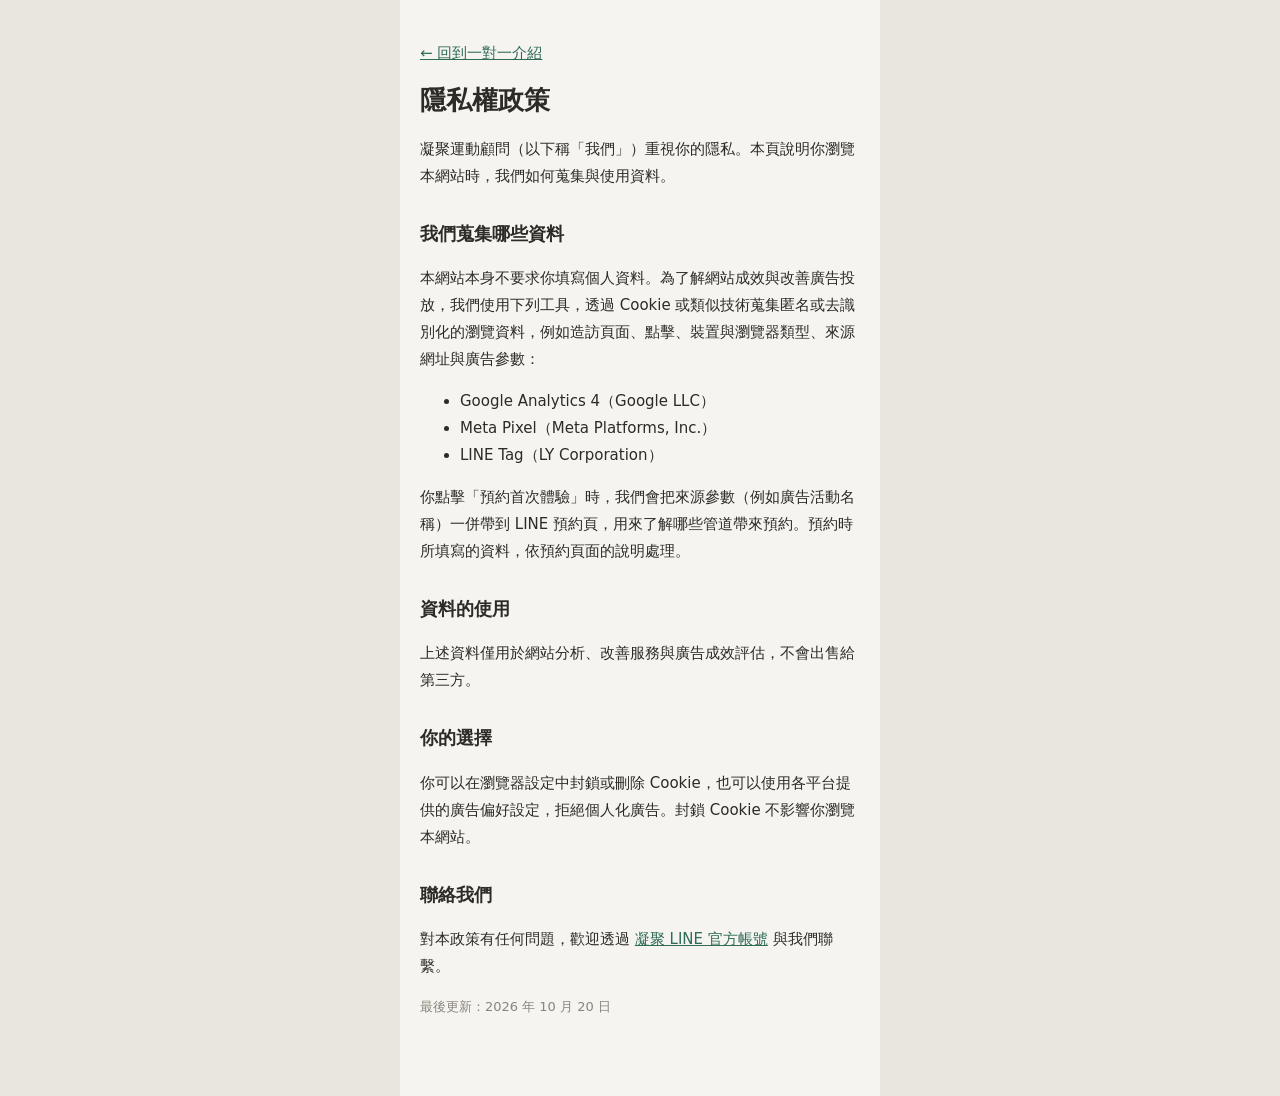
<file: site/privacy.html>
<!doctype html>
<html lang="zh-Hant">
<head>
<meta charset="utf-8">
<meta name="viewport" content="width=device-width, initial-scale=1">
<title>隱私權政策｜凝聚運動顧問</title>
<meta name="robots" content="noindex">
<link rel="icon" href="favicon.svg" type="image/svg+xml">
<link rel="stylesheet" href="assets/site.css">
<style>.doc{max-width:480px;margin:0 auto;background:#F5F4F1;padding:40px 20px 64px;line-height:1.8;font-size:15px;min-height:100vh}.doc h1{font-size:26px;line-height:1.3}.doc h2{font-size:18px;margin-top:28px}.doc a{color:#2F6B55;text-decoration:underline}</style>
</head>
<body>
<main class="doc">
<a href="./">← 回到一對一介紹</a>
<h1>隱私權政策</h1>
<p>凝聚運動顧問（以下稱「我們」）重視你的隱私。本頁說明你瀏覽本網站時，我們如何蒐集與使用資料。</p>
<h2>我們蒐集哪些資料</h2>
<p>本網站本身不要求你填寫個人資料。為了解網站成效與改善廣告投放，我們使用下列工具，透過 Cookie 或類似技術蒐集匿名或去識別化的瀏覽資料，例如造訪頁面、點擊、裝置與瀏覽器類型、來源網址與廣告參數：</p>
<ul>
<li>Google Analytics 4（Google LLC）</li>
<li>Meta Pixel（Meta Platforms, Inc.）</li>
<li>LINE Tag（LY Corporation）</li>
</ul>
<p>你點擊「預約首次體驗」時，我們會把來源參數（例如廣告活動名稱）一併帶到 LINE 預約頁，用來了解哪些管道帶來預約。預約時所填寫的資料，依預約頁面的說明處理。</p>
<h2>資料的使用</h2>
<p>上述資料僅用於網站分析、改善服務與廣告成效評估，不會出售給第三方。</p>
<h2>你的選擇</h2>
<p>你可以在瀏覽器設定中封鎖或刪除 Cookie，也可以使用各平台提供的廣告偏好設定，拒絕個人化廣告。封鎖 Cookie 不影響你瀏覽本網站。</p>
<h2>聯絡我們</h2>
<p>對本政策有任何問題，歡迎透過 <a href="https://lin.ee/Z3YM7gV" target="_blank" rel="noopener">凝聚 LINE 官方帳號</a> 與我們聯繫。</p>
<p style="color:#8A857B;font-size:13px">最後更新：2026 年 10 月 20 日</p>
</main>
</body>
</html>
</file>
<file: site/assets/site.css>
/* Global layer on top of the inline-styled design template */
*,*::before,*::after{box-sizing:border-box}
html{background:#E9E6E0;-webkit-text-size-adjust:100%}
body{margin:0;font-family:'Noto Sans','Noto Sans TC',system-ui,sans-serif;color:#2C2B28}
a{color:#2C2B28;text-decoration:none}
button{font:inherit;cursor:pointer}
img,video{max-width:100%}
.page{max-width:480px;margin:0 auto;background:#F5F4F1;padding-bottom:96px;font-family:inherit}
section[data-section="hero"]{height:clamp(620px,100svh,820px)!important}
section[data-section="closing"]{height:clamp(560px,90svh,844px)!important}
.sticky{position:fixed;left:0;right:0;bottom:0;max-width:480px;margin:0 auto;z-index:20;background:rgba(245,244,241,.96);border-top:1px solid #E4E0D7;-webkit-backdrop-filter:blur(8px);backdrop-filter:blur(8px);transform:translateY(110%);transition:transform .3s ease}
.sticky.on{transform:none}
:focus-visible{outline:3px solid #2F6B55;outline-offset:2px;border-radius:6px}
#case-track{touch-action:pan-y}
@media (prefers-reduced-motion: reduce){.anim,.kb{animation:none!important;transition:none!important}.sticky{transition:none}}
/* hero slideshow: each photo slowly zooms out, then cross-fades to the next */
.hero-slides{position:absolute;inset:0;overflow:hidden}
.hero-slide{position:absolute;inset:0;width:100%;height:100%;max-width:none;object-fit:cover;object-position:50% 40%;opacity:0;transform:scale(1.18);transition:opacity 1.4s ease}
.hero-slide.on{opacity:1;animation:heroZoom 7.4s ease-out forwards}
.hero-slide.off{opacity:0;transform:scale(1)}
@keyframes heroZoom{from{transform:scale(1.18)}to{transform:scale(1)}}
/* reduced motion: keep the slow zoom-out but with a smaller range */
@keyframes heroZoomSoft{from{transform:scale(1.08)}to{transform:scale(1)}}
@media (prefers-reduced-motion: reduce){.hero-slide{transform:scale(1.08)}.hero-slide.on{animation:heroZoomSoft 7.4s ease-out forwards!important}}
.voices{scrollbar-width:none}.voices::-webkit-scrollbar{display:none}
</file>
